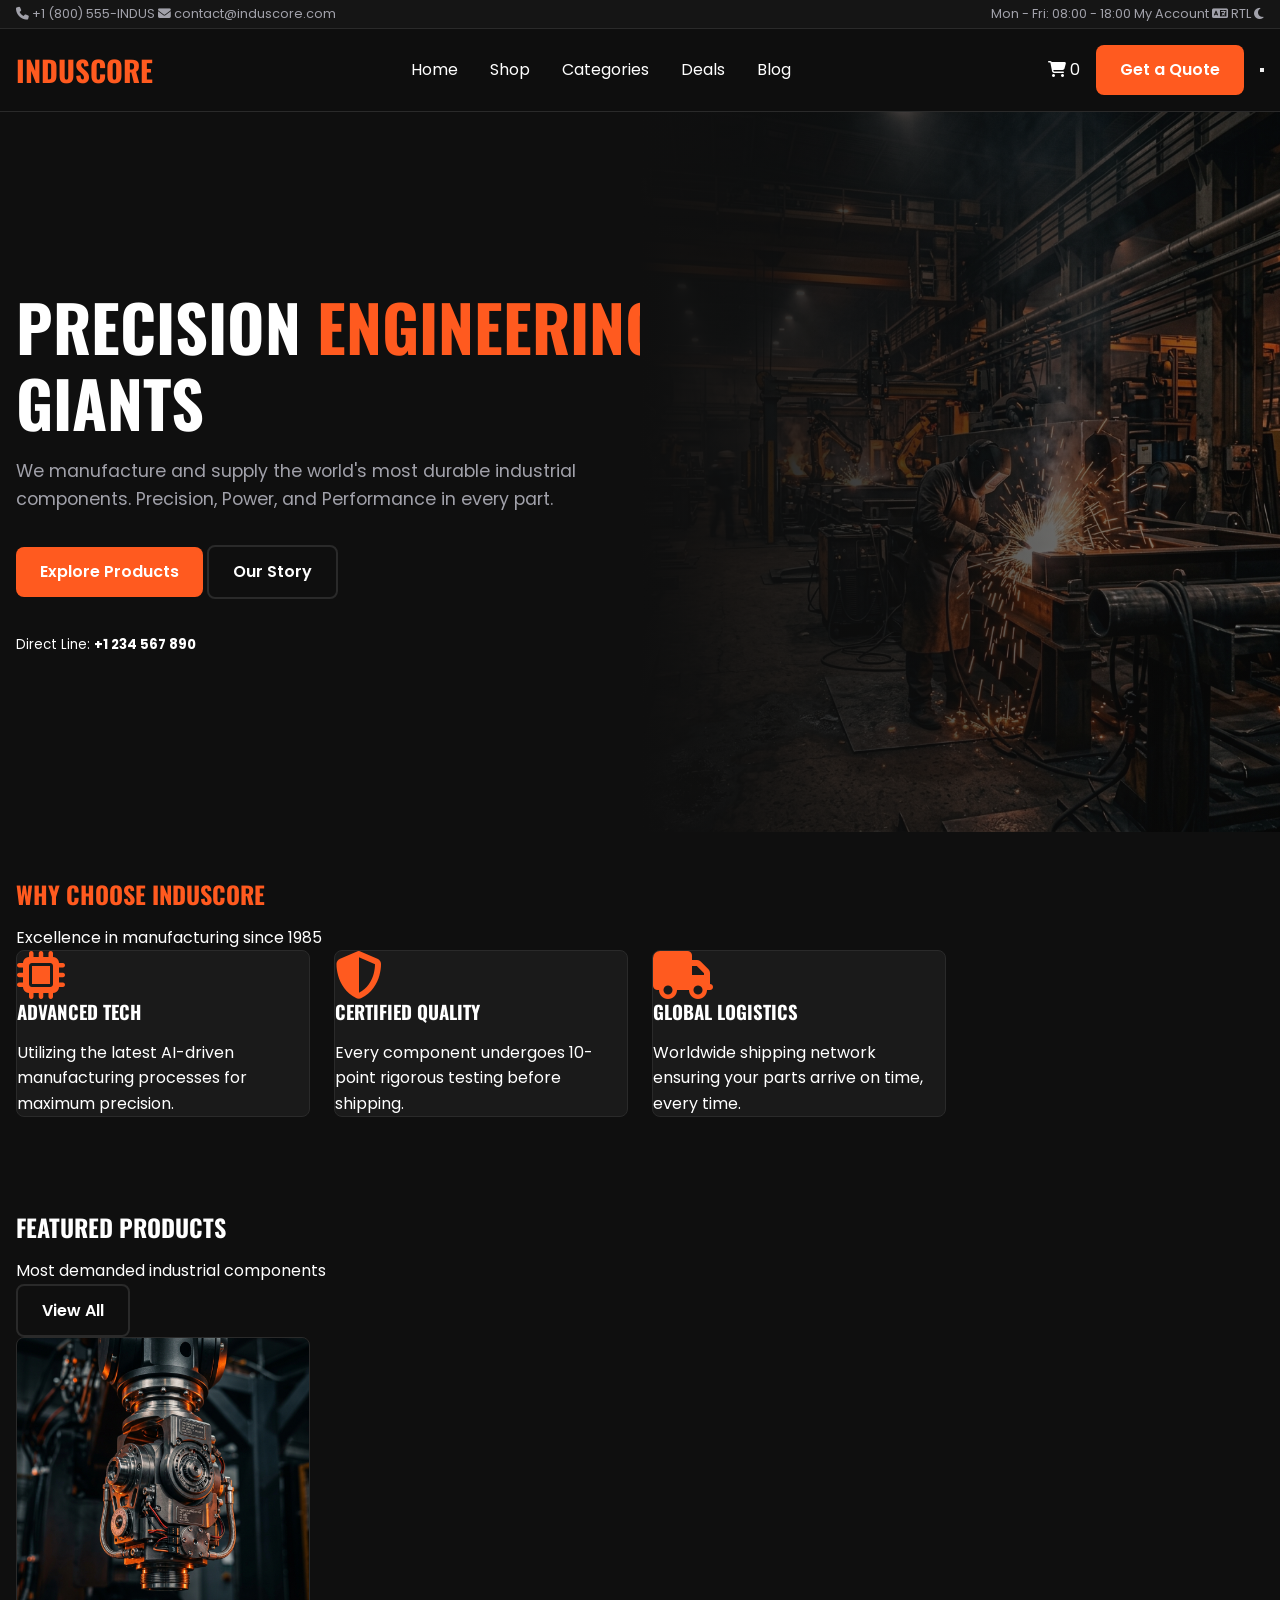
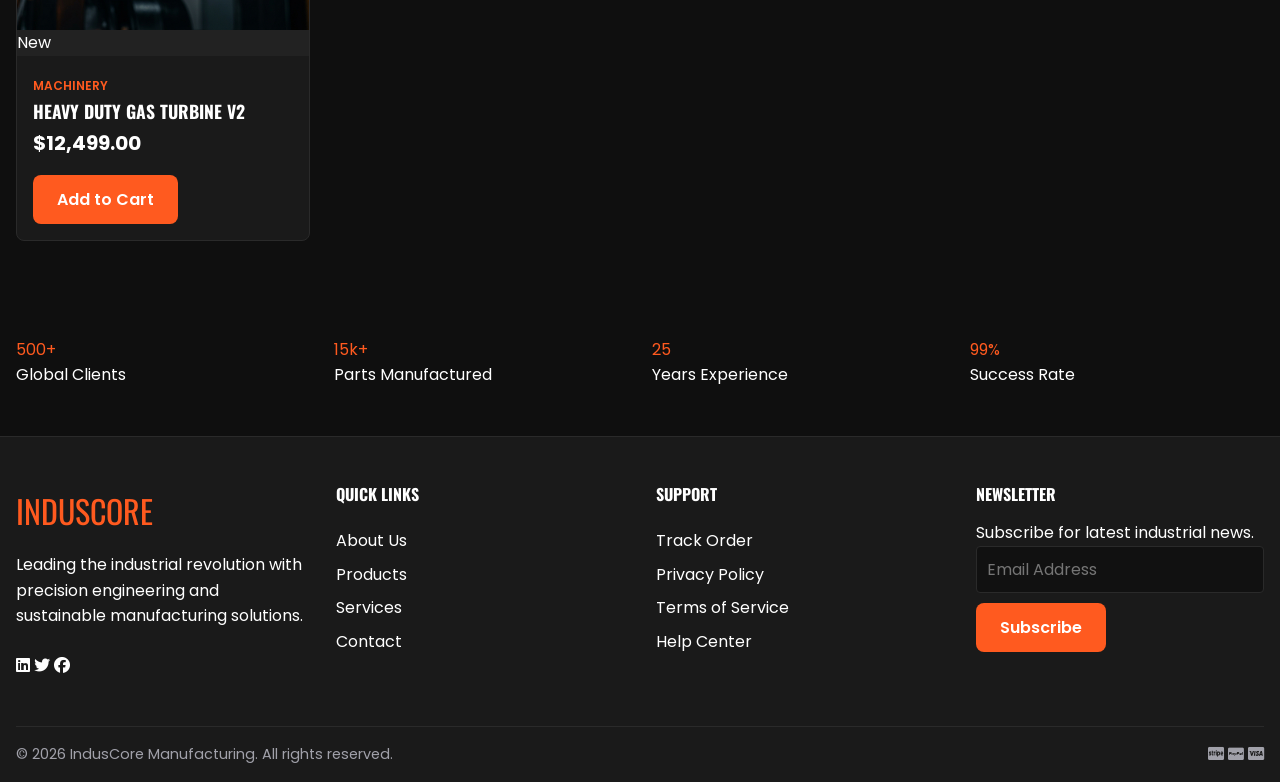
<file: pages/index.html>
<!DOCTYPE html>
<html lang="en" data-theme="dark">
<head>
    <meta charset="UTF-8">
    <meta name="viewport" content="width=device-width, initial-scale=1.0">
    <title>IndusCore | Premium Industrial Manufacturing & E-commerce</title>
    <meta name="description" content="IndusCore provides high-quality industrial components and manufacturing solutions. Shop our extensive catalog of precision machinery parts.">
    
    <!-- CSS Links -->
    <link rel="stylesheet" href="../assets/css/style.css">
    <link rel="stylesheet" href="../assets/css/dark-mode.css">
    
    <!-- Font Awesome for Icons -->
    <link rel="stylesheet" href="https://cdnjs.cloudflare.com/ajax/libs/font-awesome/6.4.0/css/all.min.css">

    <!-- Structured Data -->
    <script type="application/ld+json">
    {
      "@context": "https://schema.org",
      "@type": "Organization",
      "name": "IndusCore Manufacturing",
      "url": "https://www.induscore.com",
      "logo": "https://www.induscore.com/assets/images/logo.png",
      "contactPoint": {
        "@type": "ContactPoint",
        "telephone": "+1-800-555-4638",
        "contactType": "customer service"
      }
    }
    </script>
</head>
<body>

    <!-- Top Info Bar -->
    <div class="top-bar">
        <div class="container">
            <div class="contact-info">
                <span><i class="fas fa-phone"></i> +1 (800) 555-INDUS</span>
                <span class="ml-2"><i class="fas fa-envelope"></i> contact@induscore.com</span>
            </div>
            <div class="top-links">
                <span>Mon - Fri: 08:00 - 18:00</span>
                <a href="account.html" class="ml-2">My Account</a>
                <button id="rtl-toggle" class="ml-2" title="Toggle RTL" style="background:none; border:none; color:inherit; cursor:pointer;">
                    <i class="fas fa-language"></i> RTL
                </button>
                <button id="theme-toggle" class="ml-2" style="background:none; border:none; color:inherit; cursor:pointer;">
                    <i class="fas fa-moon"></i>
                </button>
            </div>
        </div>
    </div>

    <!-- Navbar -->
    <nav class="navbar">
        <div class="container">
            <a href="index.html" class="nav-logo">INDUS<span class="text-accent">CORE</span></a>
            
            <ul class="nav-links">
                <li><a href="index.html">Home</a></li>
                <li><a href="shop.html">Shop</a></li>
                <li><a href="services.html">Categories</a></li>
                <li><a href="shop.html?filter=deals">Deals</a></li>
                <li><a href="blog.html">Blog</a></li>
            </ul>

            <div class="nav-actions">
                <a href="cart.html"><i class="fas fa-shopping-cart"></i> <span class="cart-count">0</span></a>
                <a href="contact.html" class="btn btn-primary">Get a Quote</a>
                <button class="mobile-menu-btn d-none">
                    <span></span>
                </button>
            </div>
        </div>
    </nav>

    <!-- Hero Section -->
    <header class="hero">
        <div class="container">
            <div class="hero-content">
                <h1 class="hero-title">Precision <span>Engineering</span> For Industrial Giants</h1>
                <p class="hero-description">We manufacture and supply the world's most durable industrial components. Precision, Power, and Performance in every part.</p>
                <div class="hero-btns mt-4">
                    <a href="shop.html" class="btn btn-primary">Explore Products</a>
                    <a href="about.html" class="btn btn-outline ml-2">Our Story</a>
                </div>
                <div class="hero-contact mt-4">
                    <small>Direct Line: <strong>+1 234 567 890</strong></small>
                </div>
            </div>
        </div>
        <div class="hero-image" style="background-image: url('../assets/images/hero.png');"></div>
    </header>

    <!-- Features Section -->
    <section class="section-padding">
        <div class="container">
            <div class="section-header text-center mb-4">
                <h2 class="text-accent">Why Choose IndusCore</h2>
                <p class="text-secondary">Excellence in manufacturing since 1985</p>
            </div>
            <div class="product-grid">
                <div class="product-card p-4">
                    <i class="fas fa-microchip fa-3x text-accent mb-3"></i>
                    <h3>Advanced Tech</h3>
                    <p class="text-secondary">Utilizing the latest AI-driven manufacturing processes for maximum precision.</p>
                </div>
                <div class="product-card p-4">
                    <i class="fas fa-shield-alt fa-3x text-accent mb-3"></i>
                    <h3>Certified Quality</h3>
                    <p class="text-secondary">Every component undergoes 10-point rigorous testing before shipping.</p>
                </div>
                <div class="product-card p-4">
                    <i class="fas fa-truck fa-3x text-accent mb-3"></i>
                    <h3>Global Logistics</h3>
                    <p class="text-secondary">Worldwide shipping network ensuring your parts arrive on time, every time.</p>
                </div>
            </div>
        </div>
    </section>

    <!-- Featured Products -->
    <section class="section-padding bg-secondary">
        <div class="container">
            <div class="d-flex justify-between align-items-end mb-4">
                <div>
                    <h2 class="m-0">Featured <span>Products</span></h2>
                    <p class="text-secondary">Most demanded industrial components</p>
                </div>
                <a href="shop.html" class="btn btn-outline">View All</a>
            </div>
            
            <div class="product-grid">
                <!-- Product 1 -->
                <div class="product-card">
                    <div class="product-thumb">
                        <img src="../assets/images/product-1.png" alt="Heavy Duty Turbine">
                        <div class="product-badge">New</div>
                    </div>
                    <div class="product-info">
                        <span class="product-category">Machinery</span>
                        <h3 class="product-name"><a href="product.html">Heavy Duty Gas Turbine V2</a></h3>
                        <div class="product-price">$12,499.00</div>
                        <button class="btn btn-primary mt-2 w-full">Add to Cart</button>
                    </div>
                </div>
                <!-- Add more products as needed -->
            </div>
        </div>
    </section>

    <!-- Stats Section -->
    <section class="section-padding">
        <div class="container">
            <div class="product-grid text-center">
                <div class="stat-item">
                    <div class="h1 text-accent">500+</div>
                    <p>Global Clients</p>
                </div>
                <div class="stat-item">
                    <div class="h1 text-accent">15k+</div>
                    <p>Parts Manufactured</p>
                </div>
                <div class="stat-item">
                    <div class="h1 text-accent">25</div>
                    <p>Years Experience</p>
                </div>
                <div class="stat-item">
                    <div class="h1 text-accent">99%</div>
                    <p>Success Rate</p>
                </div>
            </div>
        </div>
    </section>

    <!-- Footer -->
    <footer class="footer">
        <div class="container">
            <div class="footer-grid">
                <div class="footer-brand">
                    <a href="#" class="logo">INDUSCORE</a>
                    <p class="text-secondary">Leading the industrial revolution with precision engineering and sustainable manufacturing solutions.</p>
                    <div class="social-links mt-3">
                        <a href="#"><i class="fab fa-linkedin"></i></a>
                        <a href="#"><i class="fab fa-twitter"></i></a>
                        <a href="#"><i class="fab fa-facebook"></i></a>
                    </div>
                </div>
                <div class="footer-links">
                    <h4>Quick Links</h4>
                    <ul>
                        <li><a href="about.html">About Us</a></li>
                        <li><a href="shop.html">Products</a></li>
                        <li><a href="services.html">Services</a></li>
                        <li><a href="contact.html">Contact</a></li>
                    </ul>
                </div>
                <div class="footer-links">
                    <h4>Support</h4>
                    <ul>
                        <li><a href="#">Track Order</a></li>
                        <li><a href="#">Privacy Policy</a></li>
                        <li><a href="#">Terms of Service</a></li>
                        <li><a href="#">Help Center</a></li>
                    </ul>
                </div>
                <div class="footer-newsletter">
                    <h4>Newsletter</h4>
                    <p class="text-secondary mb-2">Subscribe for latest industrial news.</p>
                    <form class="newsletter-form">
                        <input type="email" placeholder="Email Address" required style="width: 100%; padding: 10px; background: #111; border: 1px solid #2a2a2a; color: #fff; border-radius: 4px; margin-bottom: 10px;">
                        <button type="submit" class="btn btn-primary w-full">Subscribe</button>
                    </form>
                </div>
            </div>
            <div class="footer-bottom">
                <p>&copy; 2026 IndusCore Manufacturing. All rights reserved.</p>
                <div class="payment-icons">
                    <i class="fab fa-cc-stripe"></i>
                    <i class="fab fa-cc-paypal"></i>
                    <i class="fab fa-cc-visa"></i>
                </div>
            </div>
        </div>
    </footer>

    <script src="../assets/js/main.js"></script>
</body>
</html>
</file>
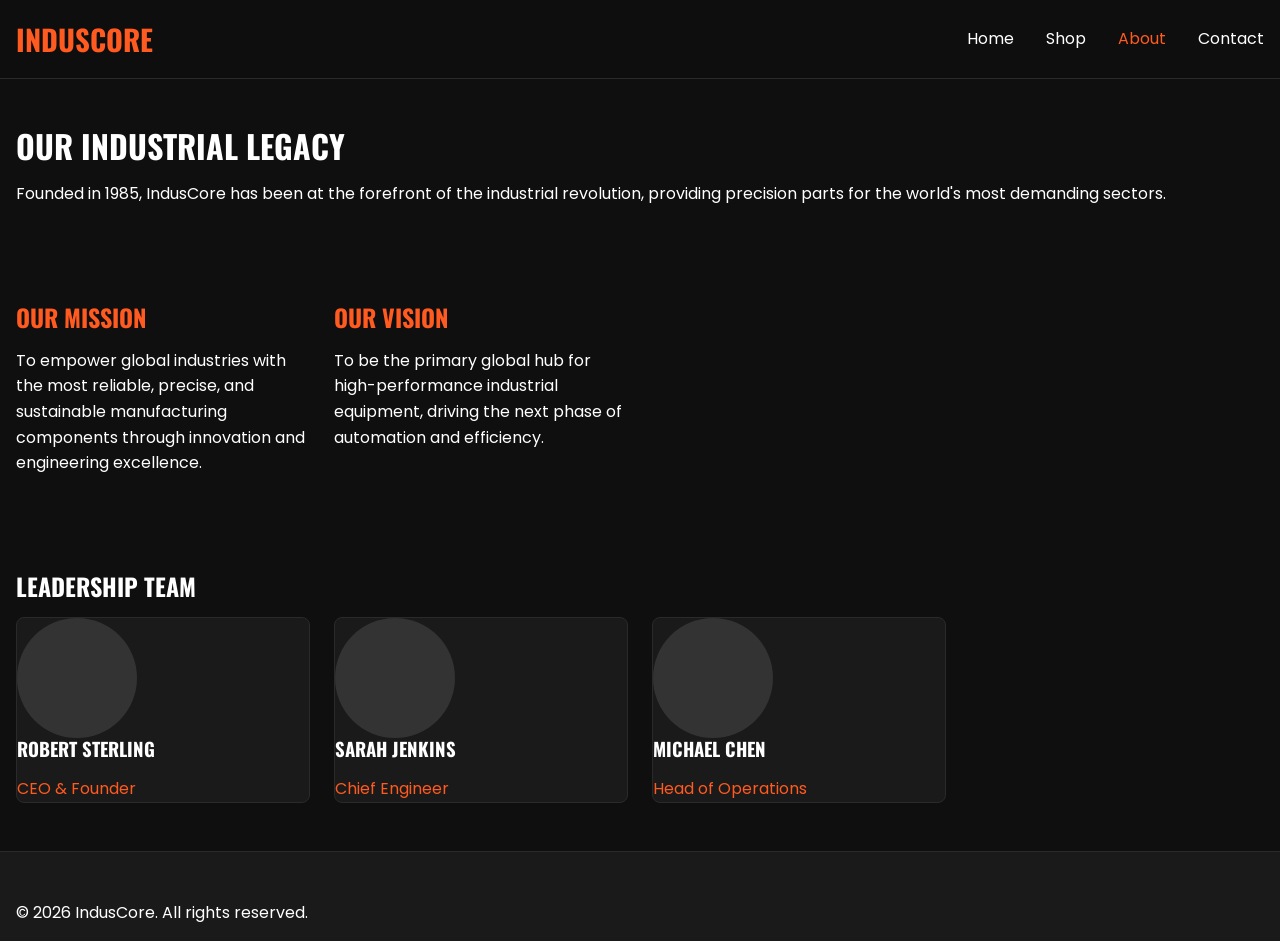
<file: pages/about.html>
<!DOCTYPE html>
<html lang="en" data-theme="dark">
<head>
    <meta charset="UTF-8">
    <meta name="viewport" content="width=device-width, initial-scale=1.0">
    <title>About Us | IndusCore Manufacturing</title>
    <link rel="stylesheet" href="../assets/css/style.css">
    <link rel="stylesheet" href="https://cdnjs.cloudflare.com/ajax/libs/font-awesome/6.4.0/css/all.min.css">
</head>
<body>
    <nav class="navbar">
        <div class="container">
            <a href="index.html" class="nav-logo">INDUS<span class="text-accent">CORE</span></a>
            <ul class="nav-links">
                <li><a href="index.html">Home</a></li>
                <li><a href="shop.html">Shop</a></li>
                <li><a href="about.html" class="text-accent">About</a></li>
                <li><a href="contact.html">Contact</a></li>
            </ul>
        </div>
    </nav>

    <header class="section-padding bg-secondary">
        <div class="container text-center">
            <h1>Our <span>Industrial</span> Legacy</h1>
            <p class="text-secondary max-w-600 mx-auto">Founded in 1985, IndusCore has been at the forefront of the industrial revolution, providing precision parts for the world's most demanding sectors.</p>
        </div>
    </header>

    <section class="section-padding">
        <div class="container">
            <div class="product-grid">
                <div>
                    <h2 class="text-accent">Our Mission</h2>
                    <p class="text-secondary">To empower global industries with the most reliable, precise, and sustainable manufacturing components through innovation and engineering excellence.</p>
                </div>
                <div>
                    <h2 class="text-accent">Our Vision</h2>
                    <p class="text-secondary">To be the primary global hub for high-performance industrial equipment, driving the next phase of automation and efficiency.</p>
                </div>
            </div>
        </div>
    </section>

    <section class="section-padding bg-secondary">
        <div class="container">
            <h2 class="text-center mb-5">Leadership <span>Team</span></h2>
            <div class="product-grid">
                <div class="product-card p-4 text-center">
                    <div class="avatar mx-auto mb-3" style="width: 120px; height: 120px; background: #333; border-radius: 50%;"></div>
                    <h3>Robert Sterling</h3>
                    <p class="text-accent">CEO & Founder</p>
                </div>
                <div class="product-card p-4 text-center">
                    <div class="avatar mx-auto mb-3" style="width: 120px; height: 120px; background: #333; border-radius: 50%;"></div>
                    <h3>Sarah Jenkins</h3>
                    <p class="text-accent">Chief Engineer</p>
                </div>
                <div class="product-card p-4 text-center">
                    <div class="avatar mx-auto mb-3" style="width: 120px; height: 120px; background: #333; border-radius: 50%;"></div>
                    <h3>Michael Chen</h3>
                    <p class="text-accent">Head of Operations</p>
                </div>
            </div>
        </div>
    </section>

    <footer class="footer">
        <div class="container">
            <p>&copy; 2026 IndusCore. All rights reserved.</p>
        </div>
    </footer>

    <script src="../assets/js/main.js"></script>
</body>
</html>
</file>
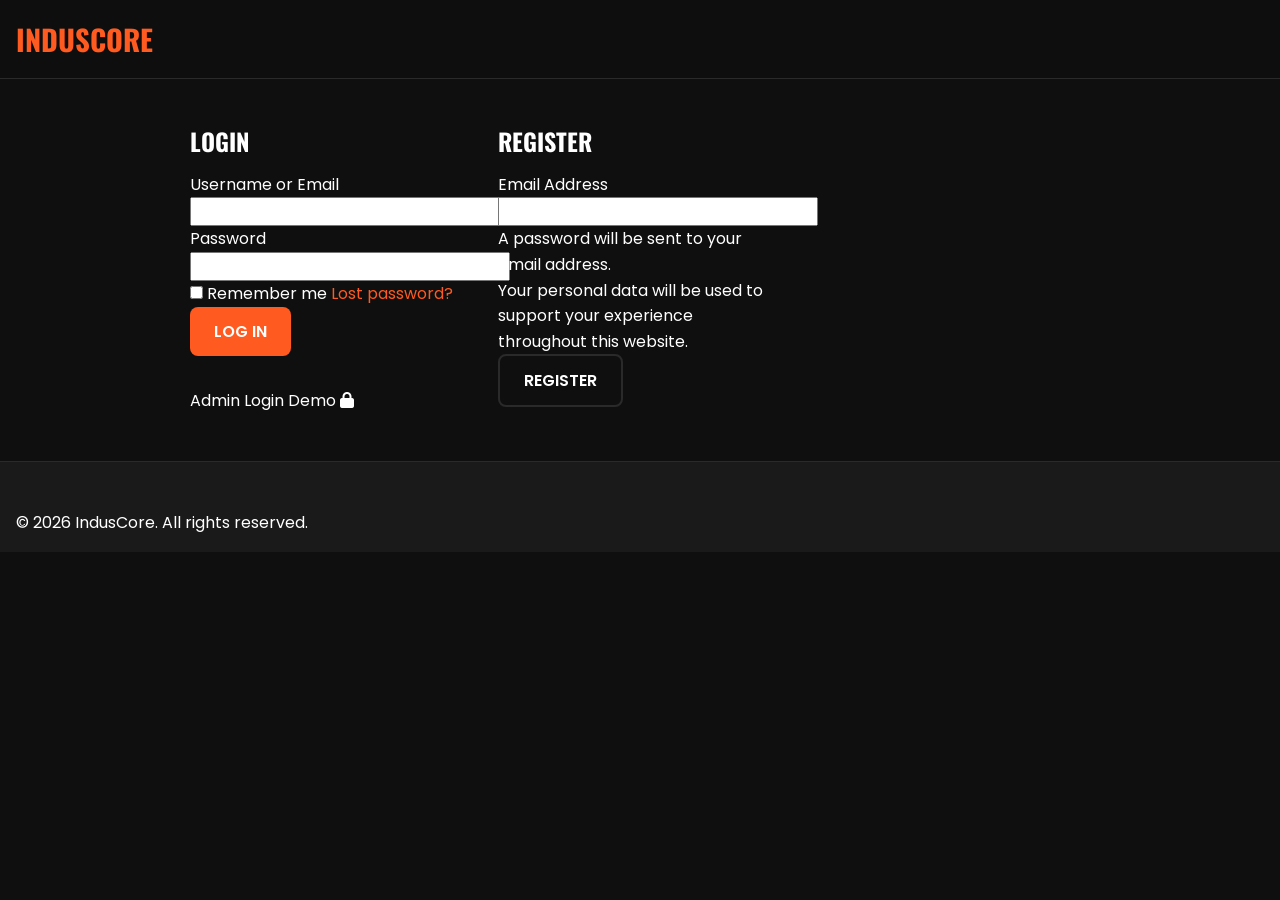
<file: pages/account.html>
<!DOCTYPE html>
<html lang="en" data-theme="dark">
<head>
    <meta charset="UTF-8">
    <meta name="viewport" content="width=device-width, initial-scale=1.0">
    <title>My Account | IndusCore</title>
    <link rel="stylesheet" href="../assets/css/style.css">
    <link rel="stylesheet" href="https://cdnjs.cloudflare.com/ajax/libs/font-awesome/6.4.0/css/all.min.css">
</head>
<body>
    <nav class="navbar">
        <div class="container">
            <a href="index.html" class="nav-logo">INDUS<span class="text-accent">CORE</span></a>
        </div>
    </nav>

    <main class="container section-padding" style="max-width: 900px;">
        <div class="product-grid">
            <!-- Login -->
            <div class="bg-secondary p-5 border-radius-md border-color">
                <h2 class="mb-4">Login</h2>
                <form action="user-dashboard.html">
                    <div class="form-group mb-3">
                        <label>Username or Email</label>
                        <input type="text" class="w-full p-3 bg-primary border-color text-primary" required>
                    </div>
                    <div class="form-group mb-3">
                        <label>Password</label>
                        <input type="password" class="w-full p-3 bg-primary border-color text-primary" required>
                    </div>
                    <div class="mb-4 d-flex justify-between align-items-center">
                        <label class="small"><input type="checkbox"> Remember me</label>
                        <a href="#" class="text-accent small">Lost password?</a>
                    </div>
                    <button type="submit" class="btn btn-primary w-full">LOG IN</button>
                </form>
                <div class="mt-4 text-center">
                    <a href="admin-dashboard.html" class="text-secondary small">Admin Login Demo <i class="fas fa-lock"></i></a>
                </div>
            </div>

            <!-- Register -->
            <div class="bg-secondary p-5 border-radius-md border-color">
                <h2 class="mb-4">Register</h2>
                <form action="user-dashboard.html">
                    <div class="form-group mb-3">
                        <label>Email Address</label>
                        <input type="email" class="w-full p-3 bg-primary border-color text-primary" required>
                    </div>
                    <p class="text-secondary small mb-4">A password will be sent to your email address.</p>
                    <p class="text-secondary small mb-4">Your personal data will be used to support your experience throughout this website.</p>
                    <button type="submit" class="btn btn-outline w-full">REGISTER</button>
                </form>
            </div>
        </div>
    </main>

    <footer class="footer">
        <div class="container">
            <p>&copy; 2026 IndusCore. All rights reserved.</p>
        </div>
    </footer>

    <script src="../assets/js/main.js"></script>
</body>
</html>
</file>
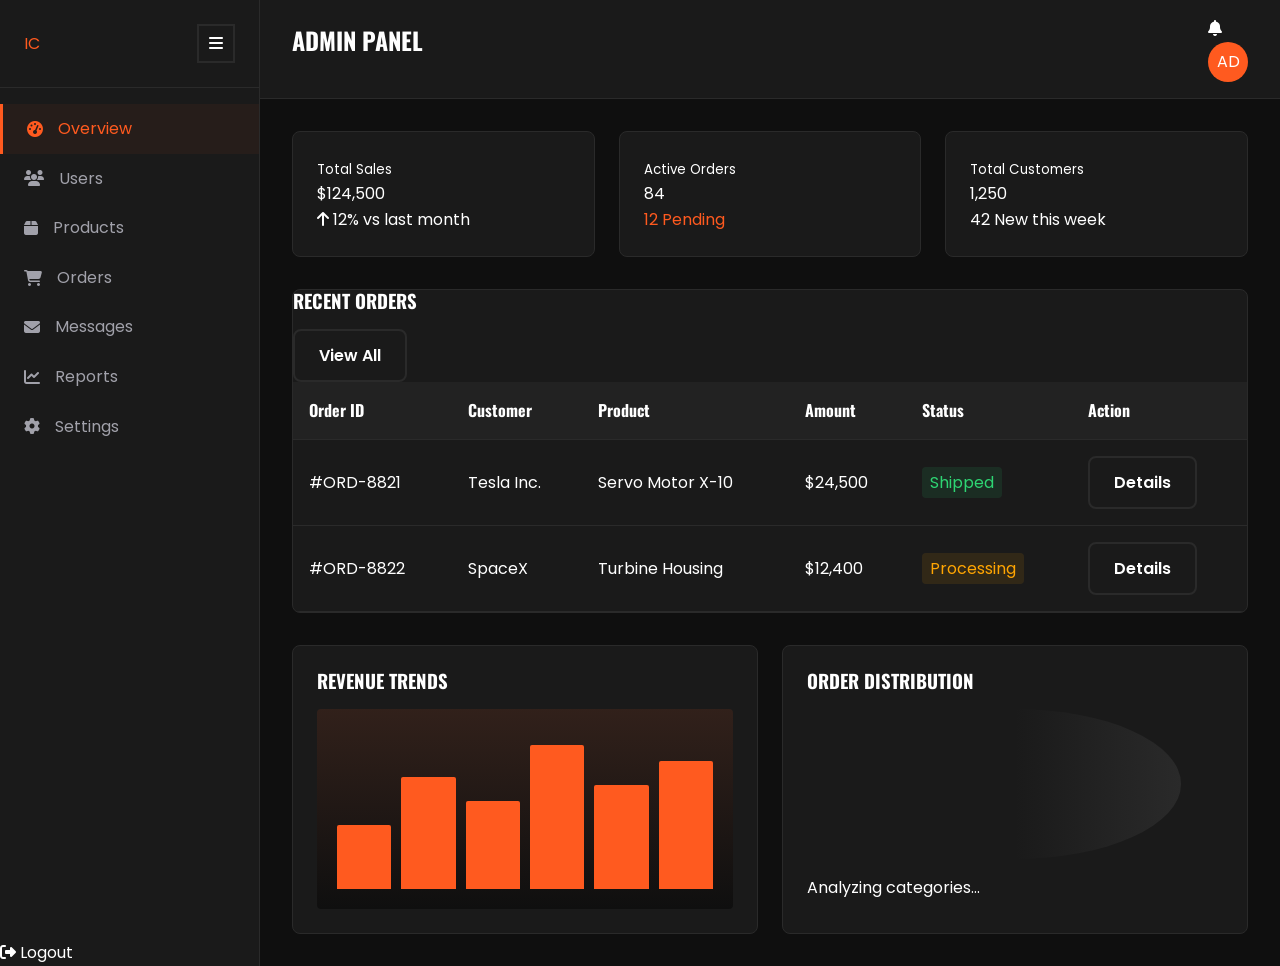
<file: pages/admin-dashboard.html>
<!DOCTYPE html>
<html lang="en" data-theme="dark">
<head>
    <meta charset="UTF-8">
    <meta name="viewport" content="width=device-width, initial-scale=1.0">
    <title>Admin Dashboard | IndusCore</title>
    <link rel="stylesheet" href="../assets/css/style.css">
    <link rel="stylesheet" href="https://cdnjs.cloudflare.com/ajax/libs/font-awesome/6.4.0/css/all.min.css">
    <style>
        body { display: flex; min-height: 100vh; overflow: hidden; }
        .sidebar {
            width: 260px;
            background: var(--bg-secondary);
            border-right: 1px solid var(--border-color);
            display: flex;
            flex-direction: column;
            transition: var(--transition-normal);
        }
        .sidebar.collapsed { width: 80px; }
        .sidebar-header {
            padding: var(--space-lg);
            border-bottom: 1px solid var(--border-color);
            display: flex;
            align-items: center;
            justify-content: space-between;
        }
        .sidebar-menu {
            flex: 1;
            padding: var(--space-md) 0;
        }
        .menu-item {
            display: flex;
            align-items: center;
            padding: 12px 24px;
            color: var(--text-secondary);
            gap: 15px;
            cursor: pointer;
            transition: var(--transition-fast);
        }
        .menu-item:hover, .menu-item.active {
            color: var(--accent-primary);
            background: rgba(255, 90, 31, 0.05);
            border-left: 3px solid var(--accent-primary);
        }
        .main-content {
            flex: 1;
            overflow-y: auto;
            background: var(--bg-primary);
        }
        .dash-header {
            padding: var(--space-md) var(--space-xl);
            background: var(--bg-secondary);
            border-bottom: 1px solid var(--border-color);
            display: flex;
            justify-content: space-between;
            align-items: center;
            position: sticky;
            top: 0;
            z-index: 100;
        }
        .dash-body { padding: var(--space-xl); }
        .stats-grid {
            display: grid;
            grid-template-columns: repeat(auto-fit, minmax(240px, 1fr));
            gap: var(--space-lg);
            margin-bottom: var(--space-xl);
        }
        .stat-card {
            background: var(--bg-secondary);
            padding: var(--space-lg);
            border-radius: var(--radius-md);
            border: 1px solid var(--border-color);
        }
        .chart-placeholder {
            height: 200px;
            background: linear-gradient(0deg, var(--bg-primary) 0%, rgba(255, 90, 31, 0.1) 100%);
            border-radius: var(--radius-sm);
            display: flex;
            align-items: flex-end;
            padding: 20px;
            gap: 10px;
            overflow: hidden;
        }
        .chart-bar {
            flex: 1;
            background: var(--accent-primary);
            border-radius: 2px 2px 0 0;
            transition: height 1s ease;
        }
        .skeleton-row {
            height: 20px;
            margin-bottom: 10px;
            border-radius: 4px;
        }
        .table-container {
            background: var(--bg-secondary);
            border-radius: var(--radius-md);
            border: 1px solid var(--border-color);
            overflow: hidden;
        }
        table {
            width: 100%;
            border-collapse: collapse;
        }
        th, td {
            padding: var(--space-md);
            text-align: left;
            border-bottom: 1px solid var(--border-color);
        }
        th { background: #222; font-family: 'Oswald', sans-serif; }
    </style>
</head>
<body>

    <!-- Sidebar -->
    <aside class="sidebar">
        <div class="sidebar-header">
            <span class="logo text-accent font-bold h3 m-0">IC</span>
            <button class="sidebar-toggle btn-outline" style="padding: 5px 10px;"><i class="fas fa-bars"></i></button>
        </div>
        <nav class="sidebar-menu">
            <div class="menu-item active"><i class="fas fa-tachometer-alt"></i> <span>Overview</span></div>
            <div class="menu-item"><i class="fas fa-users"></i> <span>Users</span></div>
            <div class="menu-item"><i class="fas fa-box"></i> <span>Products</span></div>
            <div class="menu-item"><i class="fas fa-shopping-cart"></i> <span>Orders</span></div>
            <div class="menu-item"><i class="fas fa-envelope"></i> <span>Messages</span></div>
            <div class="menu-item"><i class="fas fa-chart-line"></i> <span>Reports</span></div>
            <div class="menu-item"><i class="fas fa-cog"></i> <span>Settings</span></div>
        </nav>
        <div class="sidebar-footer p-4 border-top">
            <a href="index.html" class="text-secondary"><i class="fas fa-sign-out-alt"></i> Logout</a>
        </div>
    </aside>

    <!-- Main Content -->
    <main class="main-content">
        <header class="dash-header">
            <h2 class="m-0">Admin <span>Panel</span></h2>
            <div class="user-profile d-flex align-items-center gap-3">
                <div class="notifications-btn" style="cursor:pointer;"><i class="fas fa-bell"></i></div>
                <div class="avatar" style="width: 40px; height: 40px; background: var(--accent-primary); border-radius: 50%; display: flex; align-items: center; justify-content: center;">AD</div>
            </div>
        </header>

        <div class="dash-body">
            <div class="stats-grid">
                <div class="stat-card">
                    <small class="text-secondary">Total Sales</small>
                    <div class="h2">$124,500</div>
                    <div class="text-success"><i class="fas fa-arrow-up"></i> 12% vs last month</div>
                </div>
                <div class="stat-card">
                    <small class="text-secondary">Active Orders</small>
                    <div class="h2">84</div>
                    <div class="text-accent">12 Pending</div>
                </div>
                <div class="stat-card">
                    <small class="text-secondary">Total Customers</small>
                    <div class="h2">1,250</div>
                    <div class="text-secondary">42 New this week</div>
                </div>
            </div>

            <div class="table-container">
                <div class="p-4 d-flex justify-between align-items-center">
                    <h3 class="m-0">Recent Orders</h3>
                    <button class="btn btn-outline">View All</button>
                </div>
                <table>
                    <thead>
                        <tr>
                            <th>Order ID</th>
                            <th>Customer</th>
                            <th>Product</th>
                            <th>Amount</th>
                            <th>Status</th>
                            <th>Action</th>
                        </tr>
                    </thead>
                    <tbody>
                        <tr>
                            <td>#ORD-8821</td>
                            <td>Tesla Inc.</td>
                            <td>Servo Motor X-10</td>
                            <td>$24,500</td>
                            <td><span class="badge" style="background: rgba(46, 213, 115, 0.1); color: #2ed573; padding: 4px 8px; border-radius: 4px;">Shipped</span></td>
                            <td><button class="btn btn-outline btn-sm">Details</button></td>
                        </tr>
                        <tr>
                            <td>#ORD-8822</td>
                            <td>SpaceX</td>
                            <td>Turbine Housing</td>
                            <td>$12,400</td>
                            <td><span class="badge" style="background: rgba(255, 165, 2, 0.1); color: #ffa502; padding: 4px 8px; border-radius: 4px;">Processing</span></td>
                            <td><button class="btn btn-outline btn-sm">Details</button></td>
                        </tr>
                        <!-- Skeleton Loading State Example -->
                        <tr class="skeleton-state" style="display: none;">
                            <td><div class="skeleton-row skeleton"></div></td>
                            <td><div class="skeleton-row skeleton"></div></td>
                            <td><div class="skeleton-row skeleton"></div></td>
                            <td><div class="skeleton-row skeleton"></div></td>
                            <td><div class="skeleton-row skeleton"></div></td>
                            <td><div class="skeleton-row skeleton"></div></td>
                        </tr>
                    </tbody>
                </table>
            </div>

            <div class="mt-4 grid grid-cols-2 gap-4" style="display: grid; grid-template-columns: 1fr 1fr; gap: 24px;">
                <div class="stat-card">
                    <h3>Revenue <span>Trends</span></h3>
                    <div class="chart-placeholder">
                        <div class="chart-bar" style="height: 40%;"></div>
                        <div class="chart-bar" style="height: 70%;"></div>
                        <div class="chart-bar" style="height: 55%;"></div>
                        <div class="chart-bar" style="height: 90%;"></div>
                        <div class="chart-bar" style="height: 65%;"></div>
                        <div class="chart-bar" style="height: 80%;"></div>
                    </div>
                </div>
                <div class="stat-card">
                    <h3>Order <span>Distribution</span></h3>
                    <div class="p-4 text-center">
                        <div class="skeleton skeleton-row" style="width: 80%; height: 150px; border-radius: 50%; margin: 0 auto;"></div>
                        <p class="mt-2 text-secondary">Analyzing categories...</p>
                    </div>
                </div>
            </div>
        </div>
    </main>

    <script src="../assets/js/main.js"></script>
    <script src="../assets/js/dashboard.js"></script>
</body>
</html>
</file>
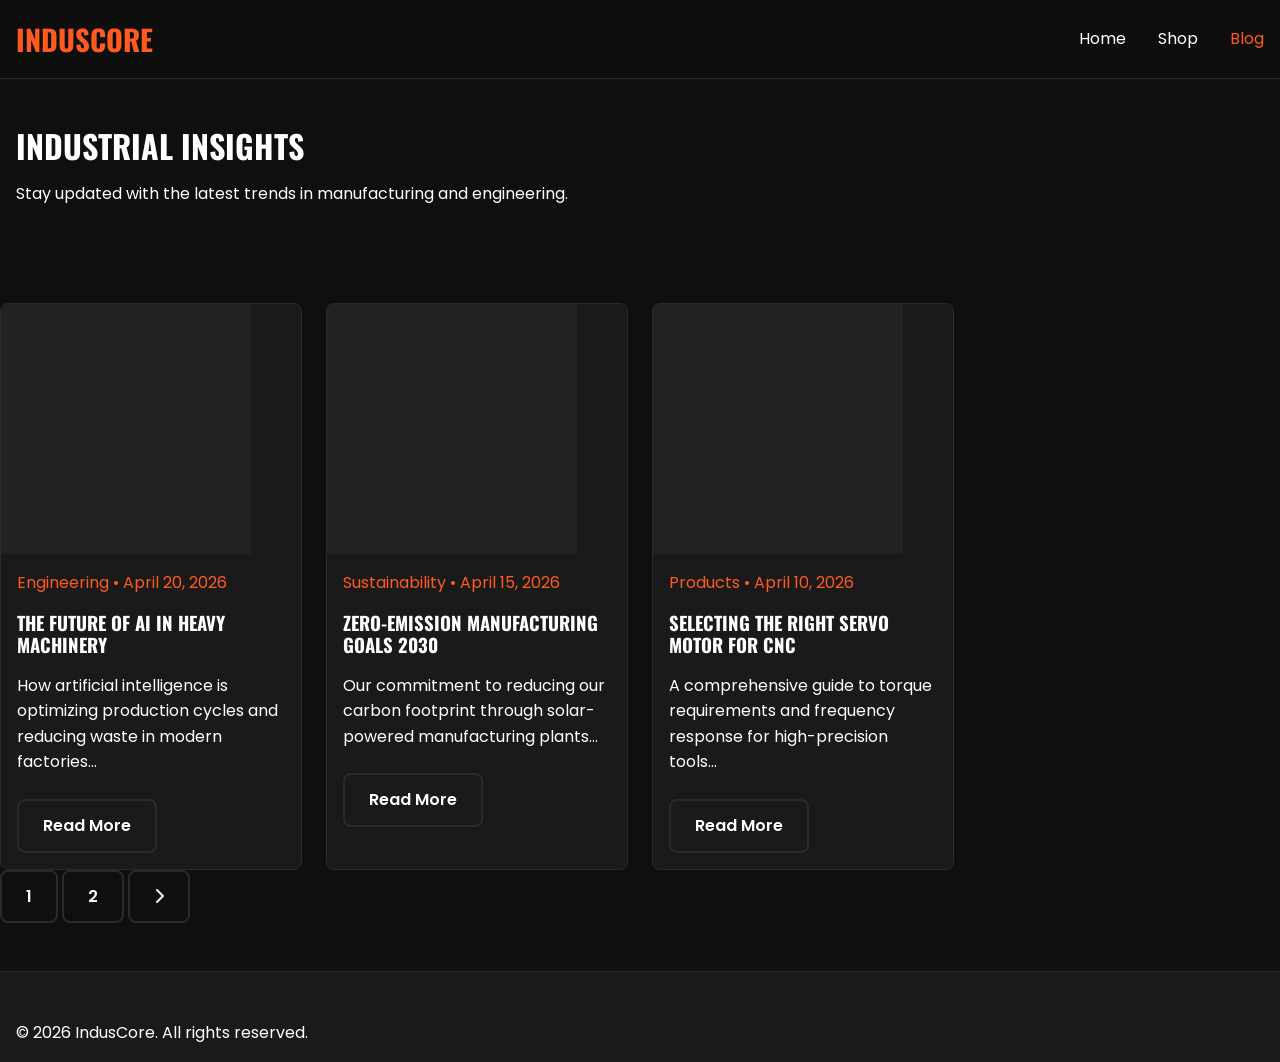
<file: pages/blog.html>
<!DOCTYPE html>
<html lang="en" data-theme="dark">
<head>
    <meta charset="UTF-8">
    <meta name="viewport" content="width=device-width, initial-scale=1.0">
    <title>Industrial Insights Blog | IndusCore</title>
    <link rel="stylesheet" href="../assets/css/style.css">
    <link rel="stylesheet" href="https://cdnjs.cloudflare.com/ajax/libs/font-awesome/6.4.0/css/all.min.css">
</head>
<body>
    <nav class="navbar">
        <div class="container">
            <a href="index.html" class="nav-logo">INDUS<span class="text-accent">CORE</span></a>
            <ul class="nav-links">
                <li><a href="index.html">Home</a></li>
                <li><a href="shop.html">Shop</a></li>
                <li><a href="blog.html" class="text-accent">Blog</a></li>
            </ul>
        </div>
    </nav>

    <header class="section-padding bg-secondary">
        <div class="container text-center">
            <h1>Industrial <span>Insights</span></h1>
            <p class="text-secondary">Stay updated with the latest trends in manufacturing and engineering.</p>
        </div>
    </header>

    <main class="container section-padding">
        <div class="product-grid">
            <!-- Blog Post 1 -->
            <article class="product-card">
                <div class="product-thumb" style="height: 250px; background: #222;"></div>
                <div class="product-info">
                    <span class="text-accent small">Engineering • April 20, 2026</span>
                    <h3 class="mt-2"><a href="#">The Future of AI in Heavy Machinery</a></h3>
                    <p class="text-secondary small mt-2">How artificial intelligence is optimizing production cycles and reducing waste in modern factories...</p>
                    <a href="#" class="btn btn-outline btn-sm mt-3">Read More</a>
                </div>
            </article>

            <!-- Blog Post 2 -->
            <article class="product-card">
                <div class="product-thumb" style="height: 250px; background: #222;"></div>
                <div class="product-info">
                    <span class="text-accent small">Sustainability • April 15, 2026</span>
                    <h3 class="mt-2"><a href="#">Zero-Emission Manufacturing Goals 2030</a></h3>
                    <p class="text-secondary small mt-2">Our commitment to reducing our carbon footprint through solar-powered manufacturing plants...</p>
                    <a href="#" class="btn btn-outline btn-sm mt-3">Read More</a>
                </div>
            </article>

            <!-- Blog Post 3 -->
            <article class="product-card">
                <div class="product-thumb" style="height: 250px; background: #222;"></div>
                <div class="product-info">
                    <span class="text-accent small">Products • April 10, 2026</span>
                    <h3 class="mt-2"><a href="#">Selecting the Right Servo Motor for CNC</a></h3>
                    <p class="text-secondary small mt-2">A comprehensive guide to torque requirements and frequency response for high-precision tools...</p>
                    <a href="#" class="btn btn-outline btn-sm mt-3">Read More</a>
                </div>
            </article>
        </div>

        <!-- Pagination -->
        <div class="pagination mt-xxl d-flex justify-center gap-2">
            <a href="#" class="btn btn-outline active">1</a>
            <a href="#" class="btn btn-outline">2</a>
            <a href="#" class="btn btn-outline"><i class="fas fa-chevron-right"></i></a>
        </div>
    </main>

    <footer class="footer">
        <div class="container">
            <p>&copy; 2026 IndusCore. All rights reserved.</p>
        </div>
    </footer>

    <script src="../assets/js/main.js"></script>
</body>
</html>
</file>
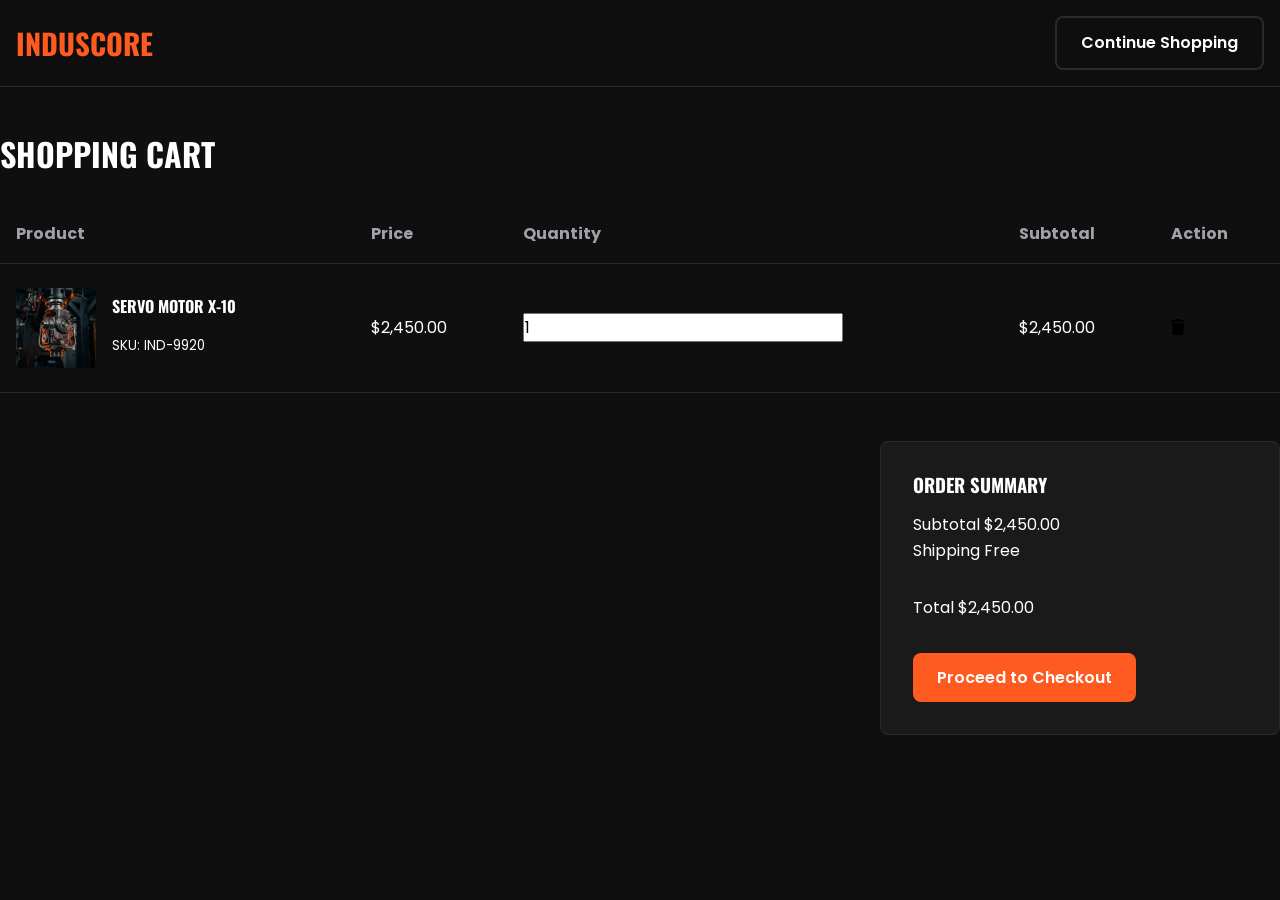
<file: pages/cart.html>
<!DOCTYPE html>
<html lang="en" data-theme="dark">
<head>
    <meta charset="UTF-8">
    <meta name="viewport" content="width=device-width, initial-scale=1.0">
    <title>Your Cart | IndusCore</title>
    <link rel="stylesheet" href="../assets/css/style.css">
    <link rel="stylesheet" href="https://cdnjs.cloudflare.com/ajax/libs/font-awesome/6.4.0/css/all.min.css">
    <style>
        .cart-table { width: 100%; border-collapse: collapse; margin-top: var(--space-xl); }
        .cart-table th { text-align: left; padding: var(--space-md); border-bottom: 1px solid var(--border-color); color: var(--text-secondary); }
        .cart-table td { padding: var(--space-lg) var(--space-md); border-bottom: 1px solid var(--border-color); }
        .cart-product { display: flex; align-items: center; gap: var(--space-md); }
        .cart-product img { width: 80px; border-radius: var(--radius-sm); }
        .cart-summary {
            background: var(--bg-secondary);
            padding: var(--space-xl);
            border-radius: var(--radius-md);
            border: 1px solid var(--border-color);
            margin-top: var(--space-xxl);
            max-width: 400px;
            margin-left: auto;
        }
    </style>
</head>
<body>

    <nav class="navbar">
        <div class="container">
            <a href="index.html" class="nav-logo">INDUS<span class="text-accent">CORE</span></a>
            <div class="nav-actions">
                <a href="shop.html" class="btn btn-outline">Continue Shopping</a>
            </div>
        </div>
    </nav>

    <main class="container section-padding">
        <h1>Shopping <span>Cart</span></h1>
        
        <table class="cart-table">
            <thead>
                <tr>
                    <th>Product</th>
                    <th>Price</th>
                    <th>Quantity</th>
                    <th>Subtotal</th>
                    <th>Action</th>
                </tr>
            </thead>
            <tbody>
                <tr>
                    <td>
                        <div class="cart-product">
                            <img src="../assets/images/product-1.png" alt="Product">
                            <div>
                                <h4 class="m-0">Servo Motor X-10</h4>
                                <small class="text-secondary">SKU: IND-9920</small>
                            </div>
                        </div>
                    </td>
                    <td>$2,450.00</td>
                    <td><input type="number" value="1" class="p-2 bg-primary border-color text-primary w-20"></td>
                    <td>$2,450.00</td>
                    <td><button class="text-danger" style="background:none; border:none; cursor:pointer;"><i class="fas fa-trash"></i></button></td>
                </tr>
            </tbody>
        </table>

        <div class="cart-summary">
            <h3 class="mb-4">Order Summary</h3>
            <div class="d-flex justify-between mb-2">
                <span>Subtotal</span>
                <span>$2,450.00</span>
            </div>
            <div class="d-flex justify-between mb-2">
                <span>Shipping</span>
                <span class="text-success">Free</span>
            </div>
            <div class="d-flex justify-between h3 mt-4 pt-4 border-top">
                <span>Total</span>
                <span>$2,450.00</span>
            </div>
            <a href="checkout.html" class="btn btn-primary w-full mt-4">Proceed to Checkout</a>
        </div>
    </main>

    <script src="../assets/js/main.js"></script>
</body>
</html>
</file>
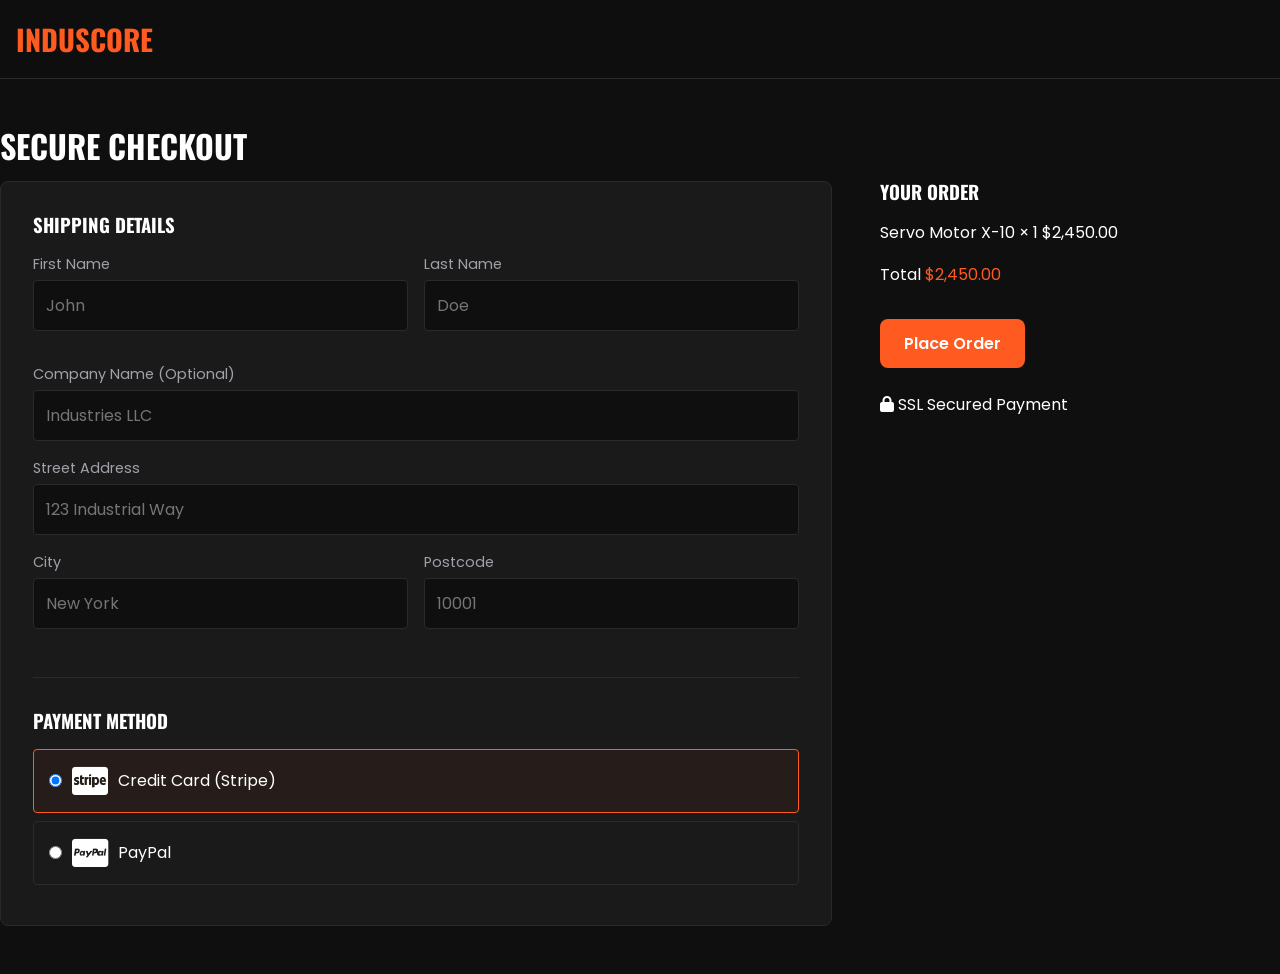
<file: pages/checkout.html>
<!DOCTYPE html>
<html lang="en" data-theme="dark">
<head>
    <meta charset="UTF-8">
    <meta name="viewport" content="width=device-width, initial-scale=1.0">
    <title>Checkout | IndusCore</title>
    <link rel="stylesheet" href="../assets/css/style.css">
    <link rel="stylesheet" href="https://cdnjs.cloudflare.com/ajax/libs/font-awesome/6.4.0/css/all.min.css">
    <style>
        .checkout-layout { display: grid; grid-template-columns: 1fr 400px; gap: var(--space-xxl); }
        .checkout-form { background: var(--bg-secondary); padding: var(--space-xl); border-radius: var(--radius-md); border: 1px solid var(--border-color); }
        .form-row { display: grid; grid-template-columns: 1fr 1fr; gap: var(--space-md); margin-bottom: var(--space-md); }
        .form-group { margin-bottom: var(--space-md); }
        .form-group label { display: block; margin-bottom: var(--space-xs); font-size: 0.9rem; color: var(--text-secondary); }
        .form-group input { width: 100%; padding: 12px; background: var(--bg-primary); border: 1px solid var(--border-color); color: var(--text-primary); border-radius: var(--radius-sm); }
        .payment-methods { margin-top: var(--space-xl); padding-top: var(--space-xl); border-top: 1px solid var(--border-color); }
        .method { display: flex; align-items: center; gap: 10px; padding: 15px; border: 1px solid var(--border-color); border-radius: var(--radius-sm); margin-bottom: var(--space-sm); cursor: pointer; }
        .method.active { border-color: var(--accent-primary); background: rgba(255, 90, 31, 0.05); }
    </style>
</head>
<body>

    <nav class="navbar">
        <div class="container">
            <a href="index.html" class="nav-logo">INDUS<span class="text-accent">CORE</span></a>
        </div>
    </nav>

    <main class="container section-padding">
        <h1>Secure <span>Checkout</span></h1>
        
        <div class="checkout-layout">
            <div class="checkout-form">
                <h3 class="mb-4">Shipping Details</h3>
                <div class="form-row">
                    <div class="form-group">
                        <label>First Name</label>
                        <input type="text" placeholder="John">
                    </div>
                    <div class="form-group">
                        <label>Last Name</label>
                        <input type="text" placeholder="Doe">
                    </div>
                </div>
                <div class="form-group">
                    <label>Company Name (Optional)</label>
                    <input type="text" placeholder="Industries LLC">
                </div>
                <div class="form-group">
                    <label>Street Address</label>
                    <input type="text" placeholder="123 Industrial Way">
                </div>
                <div class="form-row">
                    <div class="form-group">
                        <label>City</label>
                        <input type="text" placeholder="New York">
                    </div>
                    <div class="form-group">
                        <label>Postcode</label>
                        <input type="text" placeholder="10001">
                    </div>
                </div>

                <div class="payment-methods">
                    <h3 class="mb-4">Payment Method</h3>
                    <div class="method active">
                        <input type="radio" name="payment" checked>
                        <i class="fab fa-cc-stripe fa-2x"></i>
                        <span>Credit Card (Stripe)</span>
                    </div>
                    <div class="method">
                        <input type="radio" name="payment">
                        <i class="fab fa-cc-paypal fa-2x"></i>
                        <span>PayPal</span>
                    </div>
                </div>
            </div>

            <aside>
                <div class="stat-card">
                    <h3 class="mb-4">Your Order</h3>
                    <div class="d-flex justify-between mb-2">
                        <span>Servo Motor X-10 × 1</span>
                        <span>$2,450.00</span>
                    </div>
                    <div class="border-top pt-2 mt-2">
                        <div class="d-flex justify-between h4">
                            <span>Total</span>
                            <span class="text-accent">$2,450.00</span>
                        </div>
                    </div>
                    <button class="btn btn-primary w-full mt-4">Place Order</button>
                    <p class="text-center text-secondary small mt-3"><i class="fas fa-lock"></i> SSL Secured Payment</p>
                </div>
            </aside>
        </div>
    </main>

    <script src="../assets/js/main.js"></script>
</body>
</html>
</file>
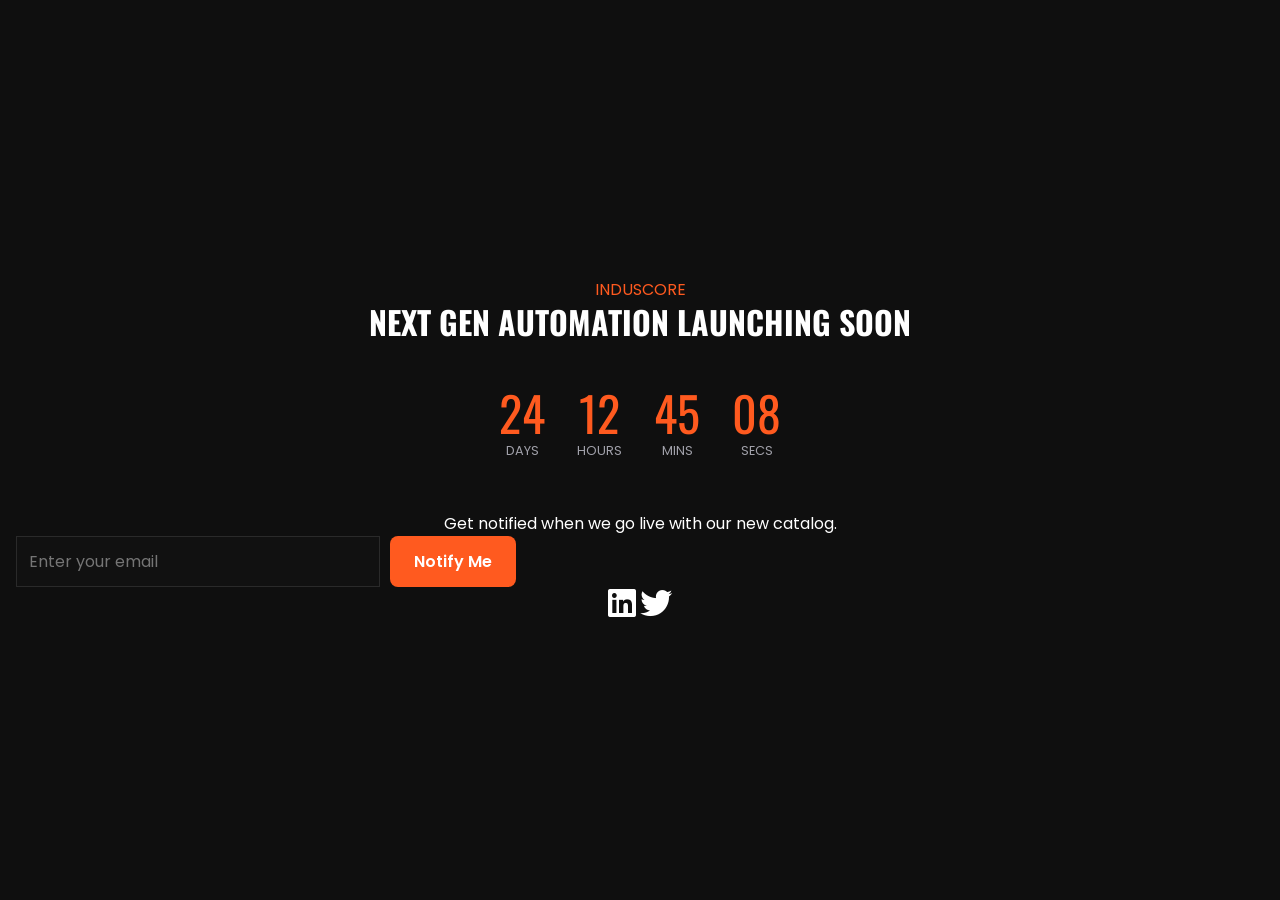
<file: pages/coming-soon.html>
<!DOCTYPE html>
<html lang="en" data-theme="dark">
<head>
    <meta charset="UTF-8">
    <meta name="viewport" content="width=device-width, initial-scale=1.0">
    <title>Coming Soon | IndusCore</title>
    <link rel="stylesheet" href="../assets/css/style.css">
    <link rel="stylesheet" href="https://cdnjs.cloudflare.com/ajax/libs/font-awesome/6.4.0/css/all.min.css">
    <style>
        .countdown { display: flex; justify-content: center; gap: var(--space-xl); margin: var(--space-xxl) 0; }
        .countdown-item { text-align: center; }
        .countdown-item div { font-size: 3rem; font-family: 'Oswald', sans-serif; color: var(--accent-primary); line-height: 1; }
        .countdown-item span { text-transform: uppercase; font-size: 0.8rem; color: var(--text-secondary); }
    </style>
</head>
<body style="display: flex; align-items: center; justify-content: center; min-height: 100vh; text-align: center;">
    <div class="container">
        <div class="logo text-accent font-bold h2 mb-4">INDUSCORE</div>
        <h1>Next Gen <span>Automation</span> Launching Soon</h1>
        
        <div class="countdown">
            <div class="countdown-item"><div>24</div><span>Days</span></div>
            <div class="countdown-item"><div>12</div><span>Hours</span></div>
            <div class="countdown-item"><div>45</div><span>Mins</span></div>
            <div class="countdown-item"><div>08</div><span>Secs</span></div>
        </div>

        <p class="text-secondary mb-4">Get notified when we go live with our new catalog.</p>
        <form class="newsletter-form mx-auto" style="max-width: 500px; display: flex; gap: 10px;">
            <input type="email" placeholder="Enter your email" required style="flex: 1; padding: 12px; background: #111; border: 1px solid #2a2a2a; color: #fff;">
            <button type="submit" class="btn btn-primary">Notify Me</button>
        </form>

        <div class="social-links mt-xxl">
            <a href="#" class="mr-3"><i class="fab fa-linkedin fa-2x"></i></a>
            <a href="#" class="mr-3"><i class="fab fa-twitter fa-2x"></i></a>
        </div>
    </div>
</body>
</html>
</file>
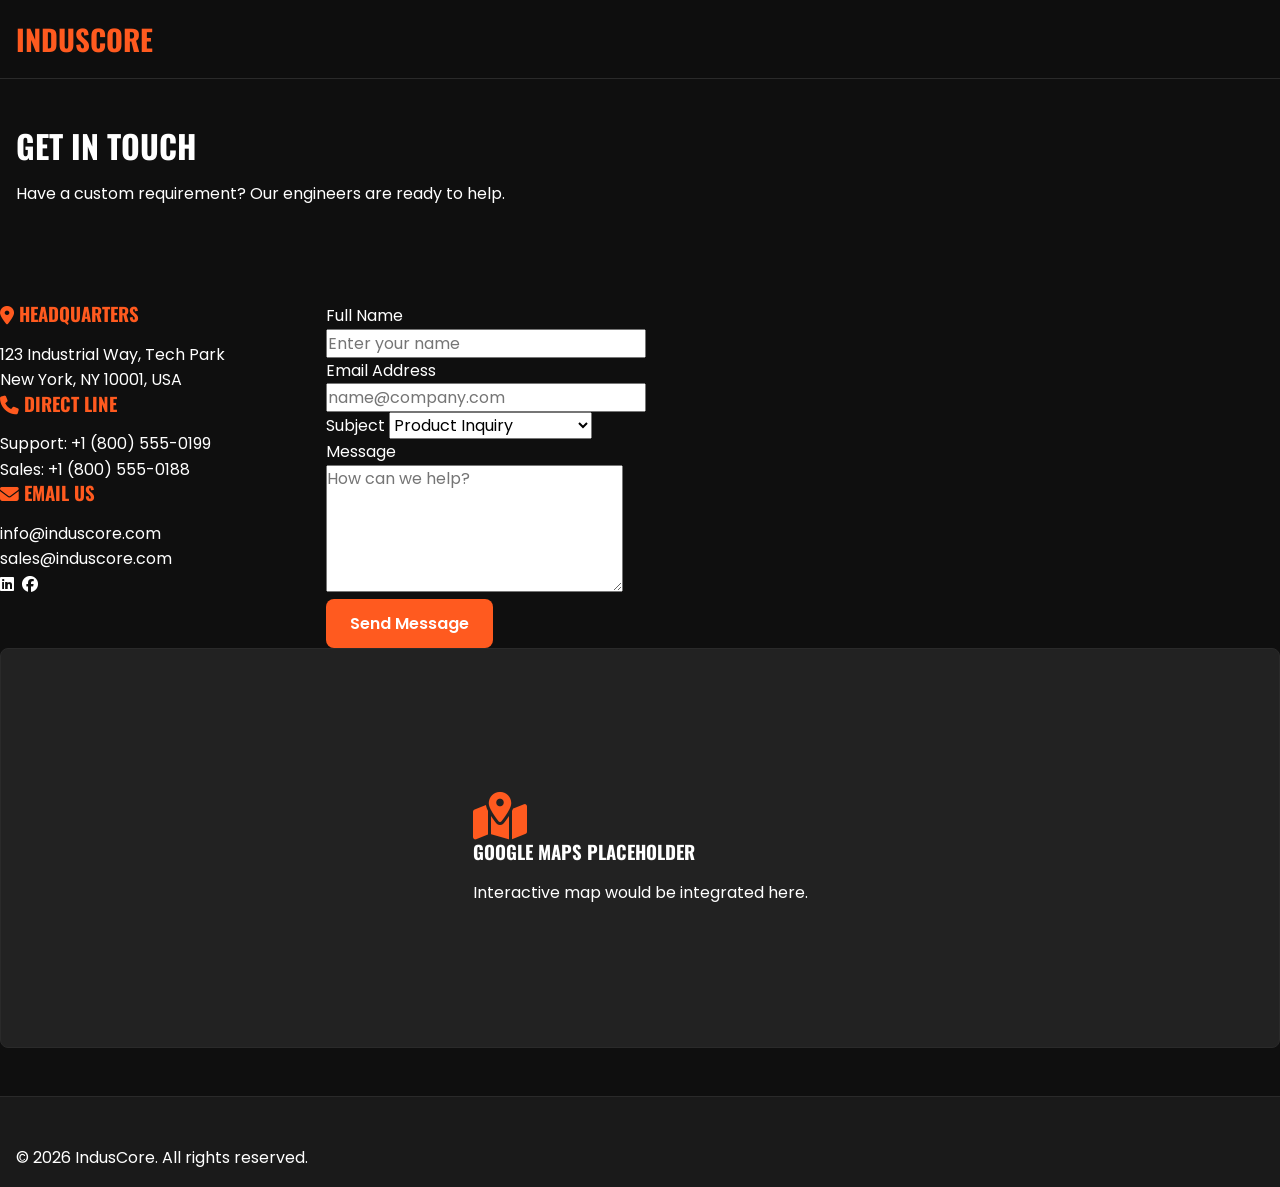
<file: pages/contact.html>
<!DOCTYPE html>
<html lang="en" data-theme="dark">
<head>
    <meta charset="UTF-8">
    <meta name="viewport" content="width=device-width, initial-scale=1.0">
    <title>Contact Us | IndusCore</title>
    <link rel="stylesheet" href="../assets/css/style.css">
    <link rel="stylesheet" href="https://cdnjs.cloudflare.com/ajax/libs/font-awesome/6.4.0/css/all.min.css">
</head>
<body>
    <nav class="navbar">
        <div class="container">
            <a href="index.html" class="nav-logo">INDUS<span class="text-accent">CORE</span></a>
        </div>
    </nav>

    <header class="section-padding bg-secondary">
        <div class="container text-center">
            <h1>Get In <span>Touch</span></h1>
            <p class="text-secondary">Have a custom requirement? Our engineers are ready to help.</p>
        </div>
    </header>

    <main class="container section-padding">
        <div class="product-grid">
            <!-- Contact Details -->
            <div class="contact-details">
                <div class="stat-card mb-4">
                    <h3 class="text-accent"><i class="fas fa-map-marker-alt"></i> Headquarters</h3>
                    <p>123 Industrial Way, Tech Park<br>New York, NY 10001, USA</p>
                </div>
                <div class="stat-card mb-4">
                    <h3 class="text-accent"><i class="fas fa-phone"></i> Direct Line</h3>
                    <p>Support: +1 (800) 555-0199<br>Sales: +1 (800) 555-0188</p>
                </div>
                <div class="stat-card mb-4">
                    <h3 class="text-accent"><i class="fas fa-envelope"></i> Email Us</h3>
                    <p>info@induscore.com<br>sales@induscore.com</p>
                </div>
                <div class="social-links h2">
                    <a href="#"><i class="fab fa-linkedin"></i></a>
                    <a href="#"><i class="fab fa-twitter-alt"></i></a>
                    <a href="#"><i class="fab fa-facebook"></i></a>
                </div>
            </div>

            <!-- Contact Form -->
            <div class="contact-form-container bg-secondary p-5 border-radius-md border-color">
                <form action="#" method="POST">
                    <div class="form-group mb-3">
                        <label>Full Name</label>
                        <input type="text" class="w-full p-3 bg-primary border-color text-primary" placeholder="Enter your name">
                    </div>
                    <div class="form-group mb-3">
                        <label>Email Address</label>
                        <input type="email" class="w-full p-3 bg-primary border-color text-primary" placeholder="name@company.com">
                    </div>
                    <div class="form-group mb-3">
                        <label>Subject</label>
                        <select class="w-full p-3 bg-primary border-color text-primary">
                            <option>Product Inquiry</option>
                            <option>Custom Manufacturing</option>
                            <option>Order Support</option>
                            <option>Other</option>
                        </select>
                    </div>
                    <div class="form-group mb-4">
                        <label>Message</label>
                        <textarea class="w-full p-3 bg-primary border-color text-primary" rows="5" placeholder="How can we help?"></textarea>
                    </div>
                    <button type="submit" class="btn btn-primary w-full">Send Message</button>
                </form>
            </div>
        </div>

        <!-- Map Placeholder -->
        <div class="map-container mt-xxl" style="height: 400px; background: #222; border-radius: var(--radius-md); display: flex; align-items: center; justify-content: center; border: 1px solid var(--border-color);">
            <div class="text-center">
                <i class="fas fa-map-marked-alt fa-3x text-accent mb-3"></i>
                <h3>Google Maps Placeholder</h3>
                <p class="text-secondary">Interactive map would be integrated here.</p>
            </div>
        </div>
    </main>

    <footer class="footer">
        <div class="container">
            <p>&copy; 2026 IndusCore. All rights reserved.</p>
        </div>
    </footer>

    <script src="../assets/js/main.js"></script>
</body>
</html>
</file>
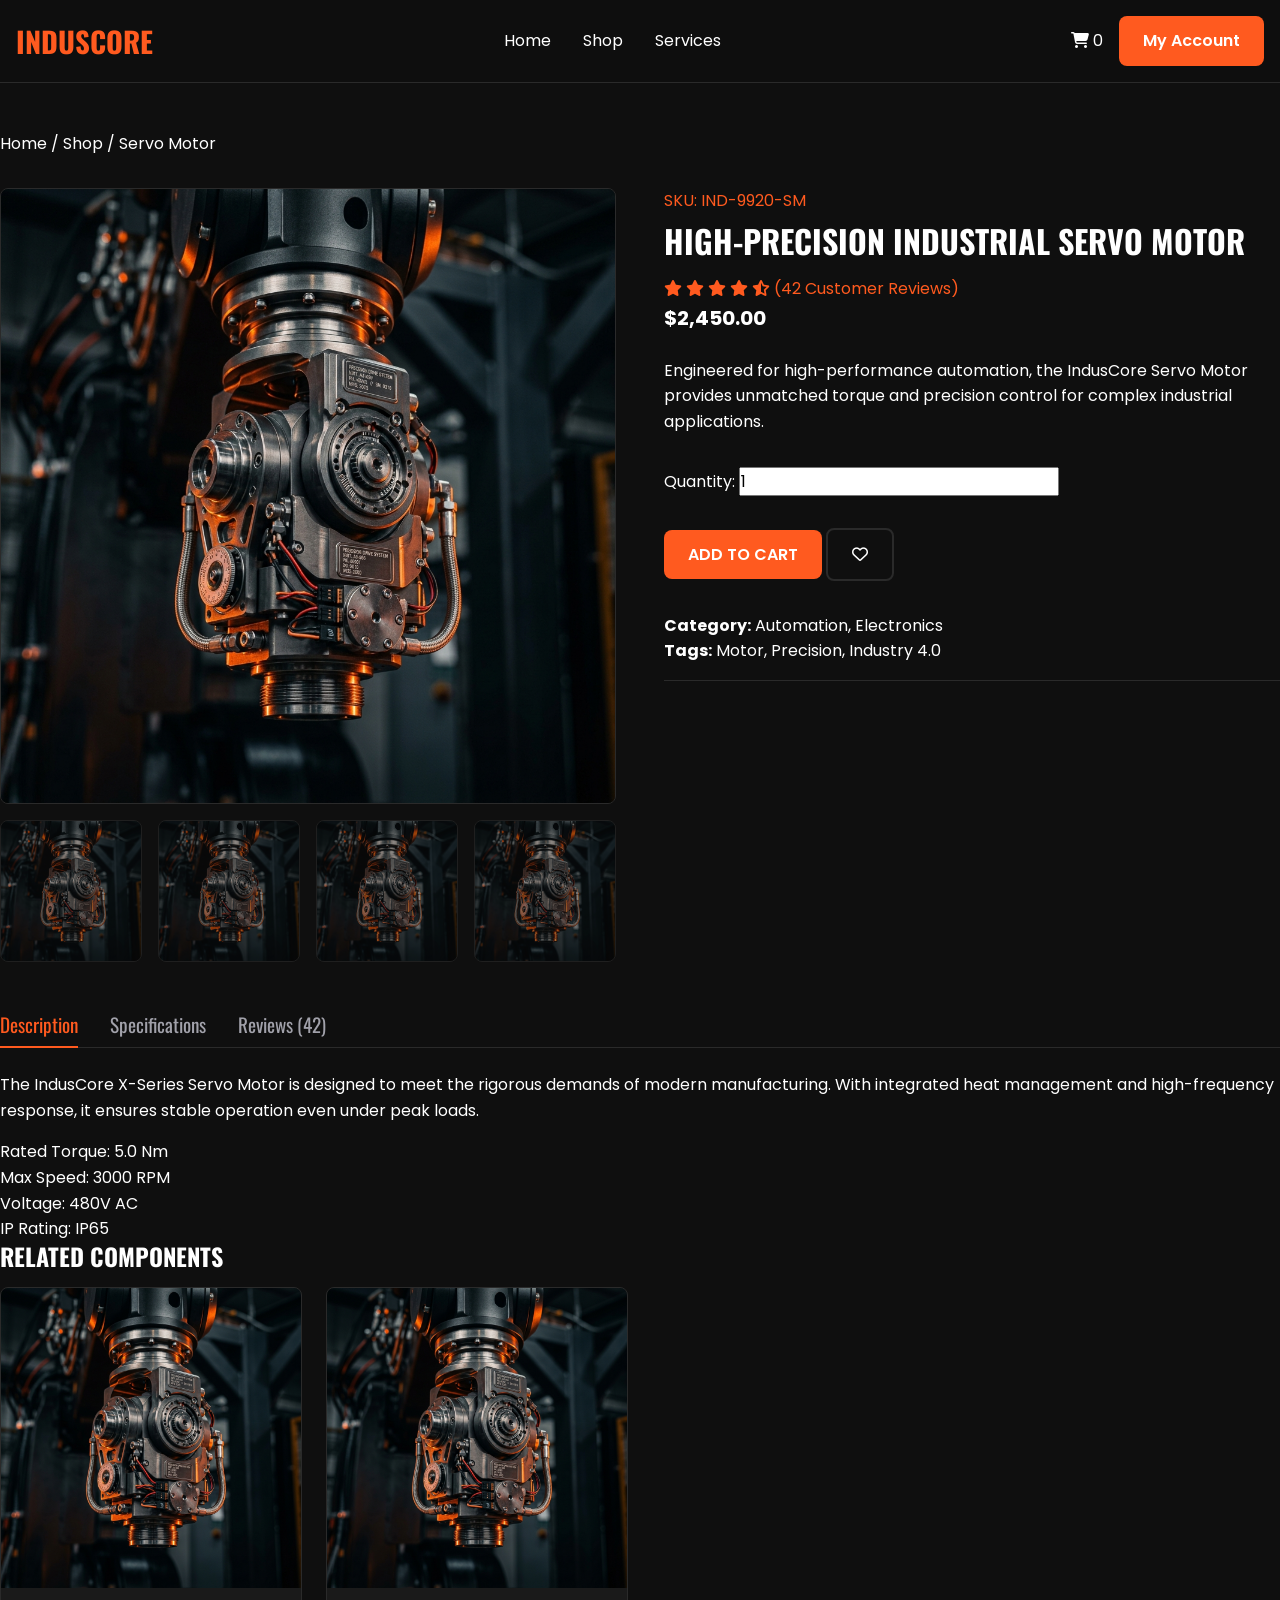
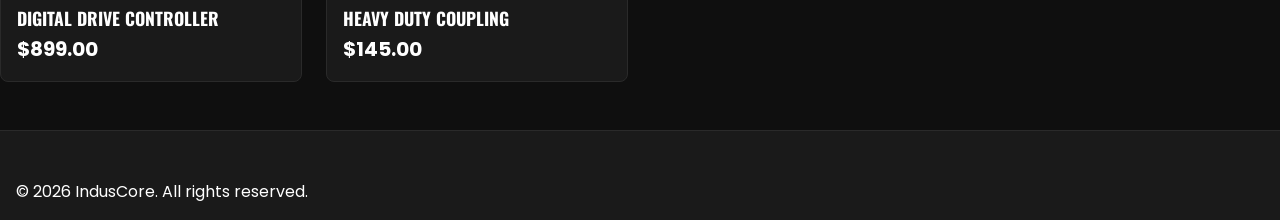
<file: pages/product.html>
<!DOCTYPE html>
<html lang="en" data-theme="dark">
<head>
    <meta charset="UTF-8">
    <meta name="viewport" content="width=device-width, initial-scale=1.0">
    <title>High-Precision Servo Motor | IndusCore</title>
    <link rel="stylesheet" href="../assets/css/style.css">
    <link rel="stylesheet" href="https://cdnjs.cloudflare.com/ajax/libs/font-awesome/6.4.0/css/all.min.css">
    <style>
        .product-detail {
            display: grid;
            grid-template-columns: 1fr 1fr;
            gap: var(--space-xxl);
            margin-top: var(--space-xl);
        }
        .product-gallery img {
            border: 1px solid var(--border-color);
            border-radius: var(--radius-md);
            width: 100%;
        }
        .gallery-thumbs {
            display: grid;
            grid-template-columns: repeat(4, 1fr);
            gap: var(--space-md);
            margin-top: var(--space-md);
        }
        .gallery-thumbs img {
            cursor: pointer;
            opacity: 0.6;
            transition: var(--transition-fast);
        }
        .gallery-thumbs img:hover { opacity: 1; }
        .product-meta {
            border-bottom: 1px solid var(--border-color);
            padding-bottom: var(--space-md);
            margin-bottom: var(--space-md);
        }
        .product-tabs {
            margin-top: var(--space-xxl);
        }
        .tab-headers {
            display: flex;
            gap: var(--space-xl);
            border-bottom: 1px solid var(--border-color);
            margin-bottom: var(--space-lg);
        }
        .tab-btn {
            background: none;
            border: none;
            color: var(--text-secondary);
            font-family: 'Oswald', sans-serif;
            font-size: 1.2rem;
            padding-bottom: var(--space-sm);
            cursor: pointer;
            position: relative;
        }
        .tab-btn.active {
            color: var(--accent-primary);
        }
        .tab-btn.active::after {
            content: '';
            position: absolute;
            bottom: -1px;
            left: 0;
            width: 100%;
            height: 2px;
            background: var(--accent-primary);
        }
    </style>
</head>
<body>

    <nav class="navbar">
        <div class="container">
            <a href="index.html" class="nav-logo">INDUS<span class="text-accent">CORE</span></a>
            <ul class="nav-links">
                <li><a href="index.html">Home</a></li>
                <li><a href="shop.html">Shop</a></li>
                <li><a href="services.html">Services</a></li>
            </ul>
            <div class="nav-actions">
                <a href="cart.html"><i class="fas fa-shopping-cart"></i> 0</a>
                <a href="account.html" class="btn btn-primary">My Account</a>
            </div>
        </div>
    </nav>

    <main class="container section-padding">
        <div class="breadcrumb text-secondary mb-4">
            <a href="index.html">Home</a> / <a href="shop.html">Shop</a> / Servo Motor
        </div>

        <div class="product-detail">
            <!-- Gallery -->
            <div class="product-gallery">
                <img src="../assets/images/product-1.png" alt="Servo Motor Main">
                <div class="gallery-thumbs">
                    <img src="../assets/images/product-1.png" alt="Thumb 1">
                    <img src="../assets/images/product-1.png" alt="Thumb 2">
                    <img src="../assets/images/product-1.png" alt="Thumb 3">
                    <img src="../assets/images/product-1.png" alt="Thumb 4">
                </div>
            </div>

            <!-- Content -->
            <div class="product-content">
                <span class="text-accent font-bold">SKU: IND-9920-SM</span>
                <h1 class="mt-1">High-Precision Industrial Servo Motor</h1>
                <div class="product-rating text-accent mb-2">
                    <i class="fas fa-star"></i>
                    <i class="fas fa-star"></i>
                    <i class="fas fa-star"></i>
                    <i class="fas fa-star"></i>
                    <i class="fas fa-star-half-alt"></i>
                    <span class="text-secondary ml-1">(42 Customer Reviews)</span>
                </div>
                
                <div class="product-price h2">$2,450.00</div>
                
                <p class="text-secondary mt-3">
                    Engineered for high-performance automation, the IndusCore Servo Motor provides unmatched torque and precision control for complex industrial applications.
                </p>

                <div class="product-options mt-4">
                    <div class="qty-selector d-flex align-items-center gap-3">
                        <label>Quantity:</label>
                        <input type="number" value="1" min="1" class="p-2 bg-secondary border-color text-primary w-20">
                    </div>
                    <div class="mt-4 d-flex gap-2">
                        <button class="btn btn-primary px-5">ADD TO CART</button>
                        <button class="btn btn-outline"><i class="far fa-heart"></i></button>
                    </div>
                </div>

                <div class="product-meta mt-4">
                    <p><strong>Category:</strong> Automation, Electronics</p>
                    <p><strong>Tags:</strong> Motor, Precision, Industry 4.0</p>
                </div>
            </div>
        </div>

        <!-- Tabs Section -->
        <div class="product-tabs">
            <div class="tab-headers">
                <button class="tab-btn active">Description</button>
                <button class="tab-btn">Specifications</button>
                <button class="tab-btn">Reviews (42)</button>
            </div>
            <div class="tab-content text-secondary">
                <p>The IndusCore X-Series Servo Motor is designed to meet the rigorous demands of modern manufacturing. With integrated heat management and high-frequency response, it ensures stable operation even under peak loads.</p>
                <ul class="mt-2">
                    <li>Rated Torque: 5.0 Nm</li>
                    <li>Max Speed: 3000 RPM</li>
                    <li>Voltage: 480V AC</li>
                    <li>IP Rating: IP65</li>
                </ul>
            </div>
        </div>

        <!-- Related Products -->
        <div class="related-products mt-xxl">
            <h2 class="mb-4">Related <span>Components</span></h2>
            <div class="product-grid">
                <div class="product-card">
                    <div class="product-thumb"><img src="../assets/images/product-1.png" alt="Product"></div>
                    <div class="product-info">
                        <h3 class="product-name">Digital Drive Controller</h3>
                        <div class="product-price">$899.00</div>
                    </div>
                </div>
                <div class="product-card">
                    <div class="product-thumb"><img src="../assets/images/product-1.png" alt="Product"></div>
                    <div class="product-info">
                        <h3 class="product-name">Heavy Duty Coupling</h3>
                        <div class="product-price">$145.00</div>
                    </div>
                </div>
            </div>
        </div>
    </main>

    <footer class="footer">
        <div class="container">
            <p>&copy; 2026 IndusCore. All rights reserved.</p>
        </div>
    </footer>

    <script src="../assets/js/main.js"></script>
</body>
</html>
</file>
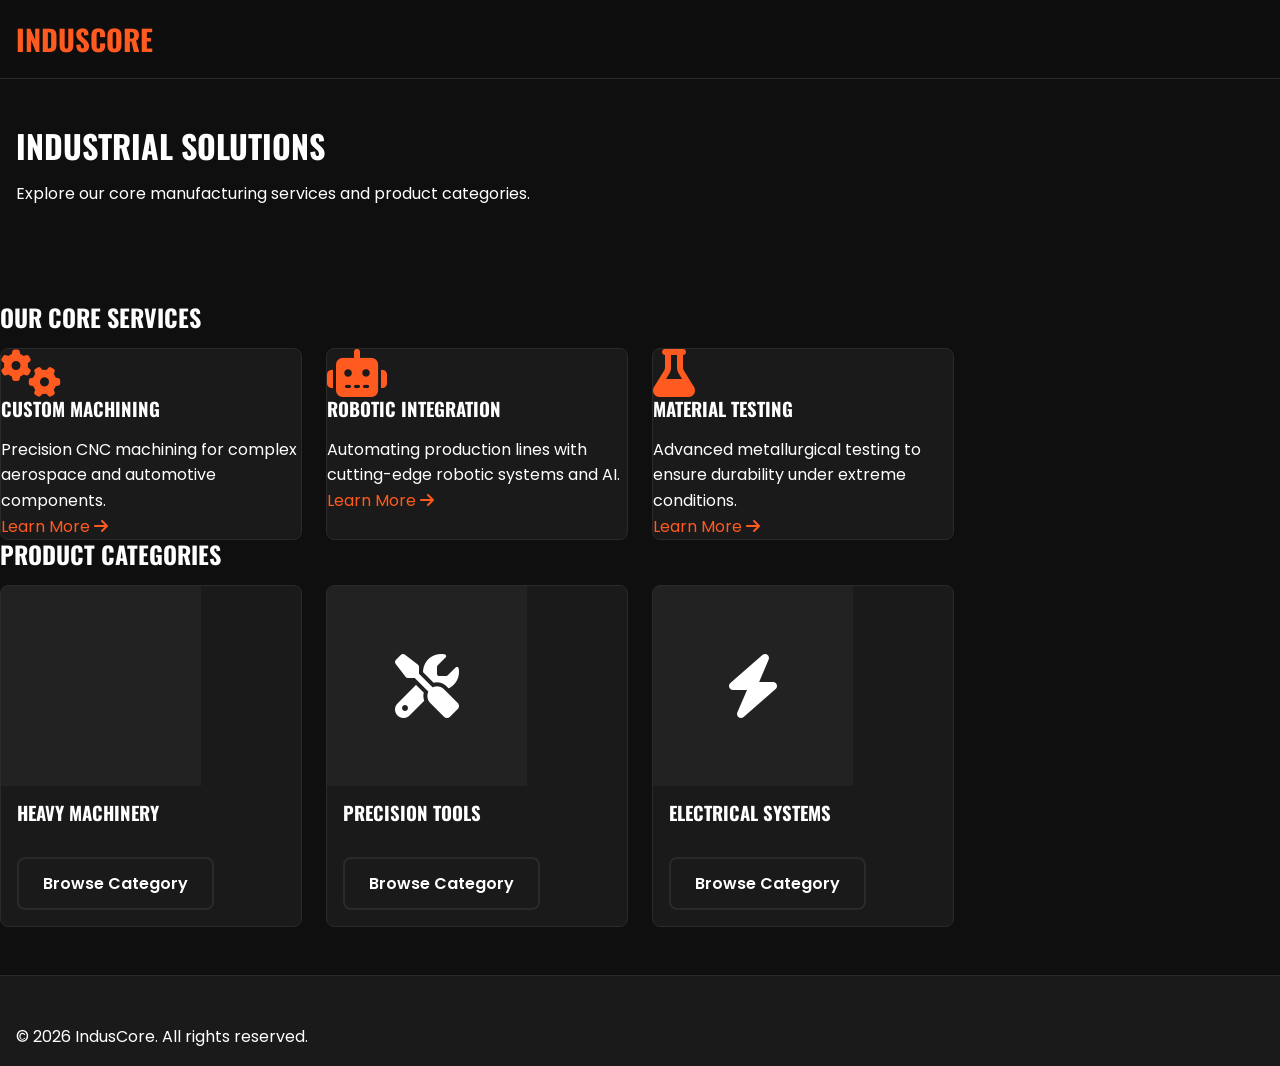
<file: pages/services.html>
<!DOCTYPE html>
<html lang="en" data-theme="dark">
<head>
    <meta charset="UTF-8">
    <meta name="viewport" content="width=device-width, initial-scale=1.0">
    <title>Services & Categories | IndusCore</title>
    <link rel="stylesheet" href="../assets/css/style.css">
    <link rel="stylesheet" href="https://cdnjs.cloudflare.com/ajax/libs/font-awesome/6.4.0/css/all.min.css">
</head>
<body>
    <nav class="navbar">
        <div class="container">
            <a href="index.html" class="nav-logo">INDUS<span class="text-accent">CORE</span></a>
        </div>
    </nav>

    <header class="section-padding bg-secondary">
        <div class="container text-center">
            <h1>Industrial <span>Solutions</span></h1>
            <p class="text-secondary">Explore our core manufacturing services and product categories.</p>
        </div>
    </header>

    <main class="container section-padding">
        <h2 class="mb-4">Our Core <span>Services</span></h2>
        <div class="product-grid mb-xxl">
            <div class="product-card p-5">
                <i class="fas fa-cogs fa-3x text-accent mb-3"></i>
                <h3>Custom Machining</h3>
                <p class="text-secondary">Precision CNC machining for complex aerospace and automotive components.</p>
                <a href="#" class="text-accent mt-2 inline-block">Learn More <i class="fas fa-arrow-right"></i></a>
            </div>
            <div class="product-card p-5">
                <i class="fas fa-robot fa-3x text-accent mb-3"></i>
                <h3>Robotic Integration</h3>
                <p class="text-secondary">Automating production lines with cutting-edge robotic systems and AI.</p>
                <a href="#" class="text-accent mt-2 inline-block">Learn More <i class="fas fa-arrow-right"></i></a>
            </div>
            <div class="product-card p-5">
                <i class="fas fa-flask fa-3x text-accent mb-3"></i>
                <h3>Material Testing</h3>
                <p class="text-secondary">Advanced metallurgical testing to ensure durability under extreme conditions.</p>
                <a href="#" class="text-accent mt-2 inline-block">Learn More <i class="fas fa-arrow-right"></i></a>
            </div>
        </div>

        <h2 class="mb-4">Product <span>Categories</span></h2>
        <div class="product-grid">
            <div class="product-card">
                <div class="product-thumb" style="height: 200px;">
                    <div style="width: 100%; height: 100%; background: #222; display: flex; align-items: center; justify-content: center;">
                        <i class="fas fa-engine fa-4x text-secondary"></i>
                    </div>
                </div>
                <div class="product-info text-center">
                    <h3>Heavy Machinery</h3>
                    <a href="shop.html?cat=machinery" class="btn btn-outline mt-2 w-full">Browse Category</a>
                </div>
            </div>
            <div class="product-card">
                <div class="product-thumb" style="height: 200px;">
                    <div style="width: 100%; height: 100%; background: #222; display: flex; align-items: center; justify-content: center;">
                        <i class="fas fa-tools fa-4x text-secondary"></i>
                    </div>
                </div>
                <div class="product-info text-center">
                    <h3>Precision Tools</h3>
                    <a href="shop.html?cat=tools" class="btn btn-outline mt-2 w-full">Browse Category</a>
                </div>
            </div>
            <div class="product-card">
                <div class="product-thumb" style="height: 200px;">
                    <div style="width: 100%; height: 100%; background: #222; display: flex; align-items: center; justify-content: center;">
                        <i class="fas fa-bolt fa-4x text-secondary"></i>
                    </div>
                </div>
                <div class="product-info text-center">
                    <h3>Electrical Systems</h3>
                    <a href="shop.html?cat=electrical" class="btn btn-outline mt-2 w-full">Browse Category</a>
                </div>
            </div>
        </div>
    </main>

    <footer class="footer">
        <div class="container">
            <p>&copy; 2026 IndusCore. All rights reserved.</p>
        </div>
    </footer>

    <script src="../assets/js/main.js"></script>
</body>
</html>
</file>
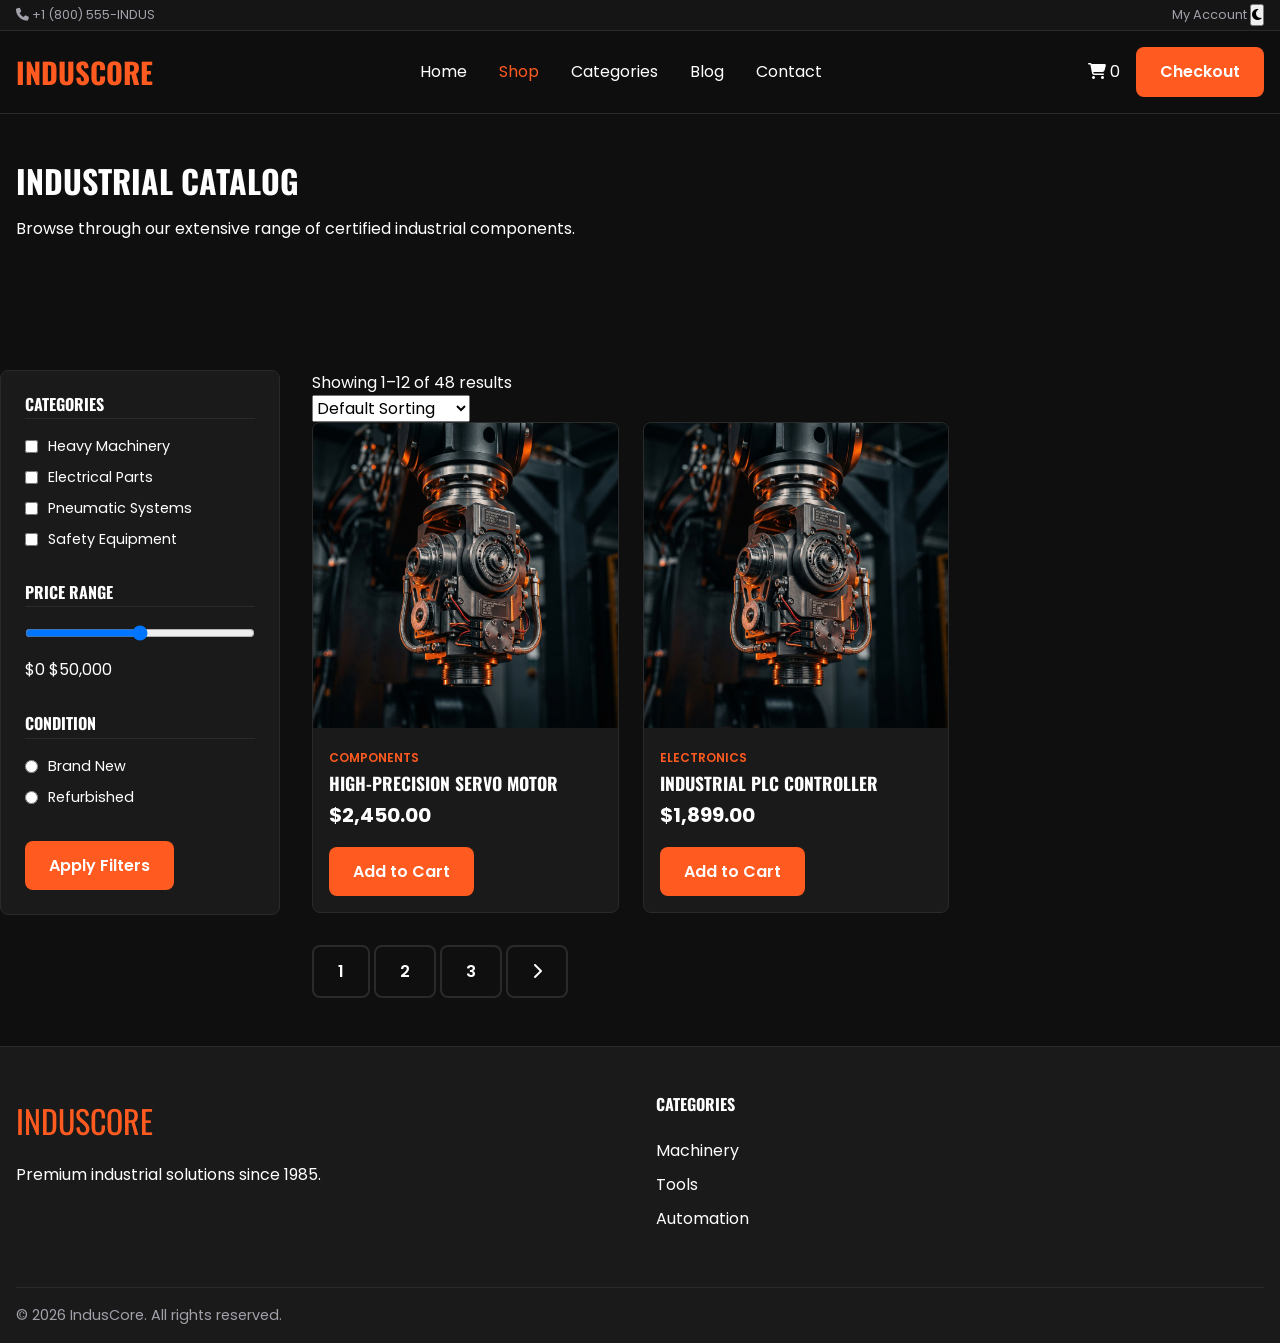
<file: pages/shop.html>
<!DOCTYPE html>
<html lang="en" data-theme="dark">
<head>
    <meta charset="UTF-8">
    <meta name="viewport" content="width=device-width, initial-scale=1.0">
    <title>Shop | IndusCore Industrial E-commerce</title>
    <link rel="stylesheet" href="../assets/css/style.css">
    <link rel="stylesheet" href="https://cdnjs.cloudflare.com/ajax/libs/font-awesome/6.4.0/css/all.min.css">
    <style>
        .shop-container {
            display: grid;
            grid-template-columns: 280px 1fr;
            gap: var(--space-xl);
            margin-top: var(--space-xl);
        }
        .filter-sidebar {
            background: var(--bg-secondary);
            padding: var(--space-lg);
            border-radius: var(--radius-md);
            border: 1px solid var(--border-color);
            height: fit-content;
        }
        .filter-group {
            margin-bottom: var(--space-xl);
        }
        .filter-group h4 {
            font-size: 1rem;
            margin-bottom: var(--space-md);
            border-bottom: 1px solid var(--border-color);
            padding-bottom: var(--space-xs);
        }
        .filter-list li {
            margin-bottom: var(--space-sm);
            display: flex;
            align-items: center;
            gap: 10px;
        }
        .filter-list label {
            cursor: pointer;
            font-size: 0.9rem;
        }
        @media (max-width: 1024px) {
            .shop-container { grid-template-columns: 1fr; }
            .filter-sidebar { display: none; } /* Could be a drawer on mobile */
        }
    </style>
</head>
<body>

    <!-- Header (Same as index) -->
    <div class="top-bar">
        <div class="container">
            <span><i class="fas fa-phone"></i> +1 (800) 555-INDUS</span>
            <div class="top-links">
                <a href="account.html">My Account</a>
                <button id="theme-toggle" class="ml-2"><i class="fas fa-moon"></i></button>
            </div>
        </div>
    </div>

    <nav class="navbar">
        <div class="container">
            <a href="index.html" class="nav-logo">INDUS<span class="text-accent">CORE</span></a>
            <ul class="nav-links">
                <li><a href="index.html">Home</a></li>
                <li><a href="shop.html" class="text-accent">Shop</a></li>
                <li><a href="services.html">Categories</a></li>
                <li><a href="blog.html">Blog</a></li>
                <li><a href="contact.html">Contact</a></li>
            </ul>
            <div class="nav-actions">
                <a href="cart.html"><i class="fas fa-shopping-cart"></i> 0</a>
                <a href="checkout.html" class="btn btn-primary">Checkout</a>
            </div>
        </div>
    </nav>

    <!-- Page Header -->
    <header class="section-padding bg-secondary">
        <div class="container">
            <h1>Industrial <span>Catalog</span></h1>
            <p class="text-secondary">Browse through our extensive range of certified industrial components.</p>
        </div>
    </header>

    <!-- Shop Content -->
    <main class="container section-padding">
        <div class="shop-container">
            <!-- Sidebar Filters -->
            <aside class="filter-sidebar">
                <div class="filter-group">
                    <h4>Categories</h4>
                    <ul class="filter-list">
                        <li><input type="checkbox" id="cat1"> <label for="cat1">Heavy Machinery</label></li>
                        <li><input type="checkbox" id="cat2"> <label for="cat2">Electrical Parts</label></li>
                        <li><input type="checkbox" id="cat3"> <label for="cat3">Pneumatic Systems</label></li>
                        <li><input type="checkbox" id="cat4"> <label for="cat4">Safety Equipment</label></li>
                    </ul>
                </div>

                <div class="filter-group">
                    <h4>Price Range</h4>
                    <input type="range" min="0" max="50000" step="500" style="width: 100%;">
                    <div class="d-flex justify-between mt-1">
                        <span>$0</span>
                        <span>$50,000</span>
                    </div>
                </div>

                <div class="filter-group">
                    <h4>Condition</h4>
                    <ul class="filter-list">
                        <li><input type="radio" name="cond" id="new"> <label for="new">Brand New</label></li>
                        <li><input type="radio" name="cond" id="refurb"> <label for="refurb">Refurbished</label></li>
                    </ul>
                </div>

                <button class="btn btn-primary w-full">Apply Filters</button>
            </aside>

            <!-- Product Display -->
            <div class="product-listing">
                <div class="listing-header d-flex justify-between mb-4">
                    <p>Showing 1–12 of 48 results</p>
                    <select class="p-2 bg-secondary border-color text-primary">
                        <option>Default Sorting</option>
                        <option>Price: Low to High</option>
                        <option>Price: High to Low</option>
                        <option>Latest Arrivals</option>
                    </select>
                </div>

                <div class="product-grid">
                    <!-- Product 1 -->
                    <div class="product-card">
                        <div class="product-thumb">
                            <img src="../assets/images/product-1.png" alt="Product">
                        </div>
                        <div class="product-info">
                            <span class="product-category">Components</span>
                            <h3 class="product-name"><a href="product.html">High-Precision Servo Motor</a></h3>
                            <div class="product-price">$2,450.00</div>
                            <div class="mt-2">
                                <button class="btn btn-primary w-full">Add to Cart</button>
                            </div>
                        </div>
                    </div>
                    <!-- Repeated for demo -->
                    <div class="product-card">
                        <div class="product-thumb"><img src="../assets/images/product-1.png" alt="Product"></div>
                        <div class="product-info">
                            <span class="product-category">Electronics</span>
                            <h3 class="product-name">Industrial PLC Controller</h3>
                            <div class="product-price">$1,899.00</div>
                            <button class="btn btn-primary mt-2 w-full">Add to Cart</button>
                        </div>
                    </div>
                    <!-- ... more cards ... -->
                </div>

                <!-- Pagination -->
                <div class="pagination mt-4 d-flex justify-center gap-2">
                    <a href="#" class="btn btn-outline active">1</a>
                    <a href="#" class="btn btn-outline">2</a>
                    <a href="#" class="btn btn-outline">3</a>
                    <a href="#" class="btn btn-outline"><i class="fas fa-chevron-right"></i></a>
                </div>
            </div>
        </div>
    </main>

    <!-- Footer (Same as index) -->
    <footer class="footer">
        <div class="container">
            <div class="footer-grid">
                <div class="footer-brand">
                    <a href="#" class="logo">INDUSCORE</a>
                    <p class="text-secondary">Premium industrial solutions since 1985.</p>
                </div>
                <div class="footer-links">
                    <h4>Categories</h4>
                    <ul>
                        <li><a href="#">Machinery</a></li>
                        <li><a href="#">Tools</a></li>
                        <li><a href="#">Automation</a></li>
                    </ul>
                </div>
            </div>
            <div class="footer-bottom">
                <p>&copy; 2026 IndusCore. All rights reserved.</p>
            </div>
        </div>
    </footer>

    <script src="../assets/js/main.js"></script>
</body>
</html>
</file>
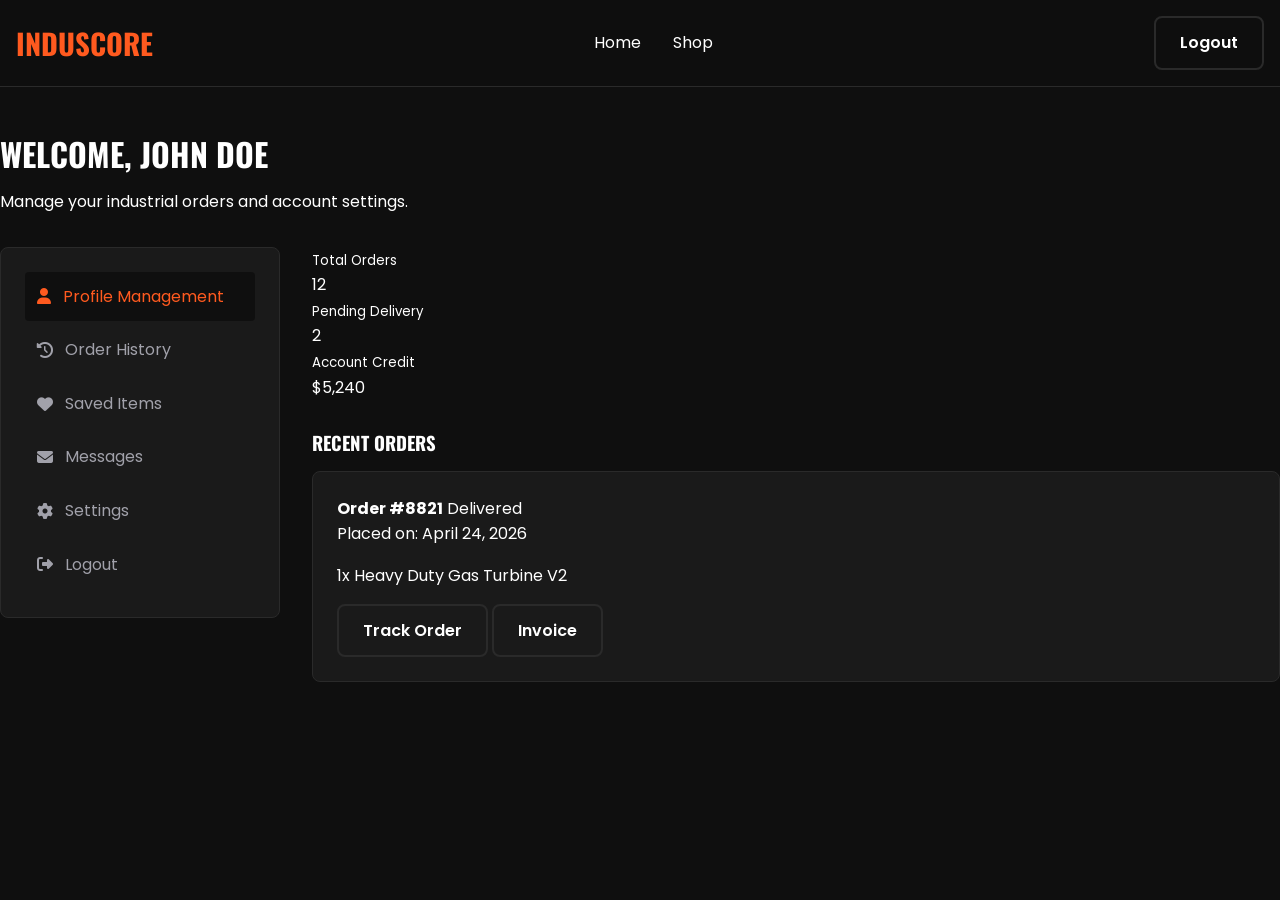
<file: pages/user-dashboard.html>
<!DOCTYPE html>
<html lang="en" data-theme="dark">
<head>
    <meta charset="UTF-8">
    <meta name="viewport" content="width=device-width, initial-scale=1.0">
    <title>User Dashboard | IndusCore</title>
    <link rel="stylesheet" href="../assets/css/style.css">
    <link rel="stylesheet" href="https://cdnjs.cloudflare.com/ajax/libs/font-awesome/6.4.0/css/all.min.css">
    <style>
        .user-layout {
            display: grid;
            grid-template-columns: 280px 1fr;
            gap: var(--space-xl);
            margin-top: var(--space-xl);
        }
        .user-nav {
            background: var(--bg-secondary);
            padding: var(--space-lg);
            border-radius: var(--radius-md);
            border: 1px solid var(--border-color);
            height: fit-content;
        }
        .user-nav-item {
            display: flex;
            align-items: center;
            gap: 12px;
            padding: 12px;
            color: var(--text-secondary);
            border-radius: var(--radius-sm);
            margin-bottom: var(--space-xs);
            transition: var(--transition-fast);
        }
        .user-nav-item:hover, .user-nav-item.active {
            background: var(--bg-primary);
            color: var(--accent-primary);
        }
        .order-history-card {
            background: var(--bg-secondary);
            padding: var(--space-lg);
            border-radius: var(--radius-md);
            border: 1px solid var(--border-color);
            margin-bottom: var(--space-md);
        }
        @media (max-width: 1024px) {
            .user-layout { grid-template-columns: 1fr; }
        }
    </style>
</head>
<body>

    <nav class="navbar">
        <div class="container">
            <a href="index.html" class="nav-logo">INDUS<span class="text-accent">CORE</span></a>
            <ul class="nav-links">
                <li><a href="index.html">Home</a></li>
                <li><a href="shop.html">Shop</a></li>
            </ul>
            <div class="nav-actions">
                <a href="index.html" class="btn btn-outline">Logout</a>
            </div>
        </div>
    </nav>

    <main class="container section-padding">
        <div class="user-header mb-4">
            <h1>Welcome, <span>John Doe</span></h1>
            <p class="text-secondary">Manage your industrial orders and account settings.</p>
        </div>

        <div class="user-layout">
            <aside class="user-nav">
                <a href="#" class="user-nav-item active"><i class="fas fa-user"></i> Profile Management</a>
                <a href="#" class="user-nav-item"><i class="fas fa-history"></i> Order History</a>
                <a href="#" class="user-nav-item"><i class="fas fa-heart"></i> Saved Items</a>
                <a href="#" class="user-nav-item"><i class="fas fa-envelope"></i> Messages</a>
                <a href="#" class="user-nav-item"><i class="fas fa-cog"></i> Settings</a>
                <a href="index.html" class="user-nav-item text-danger"><i class="fas fa-sign-out-alt"></i> Logout</a>
            </aside>

            <div class="user-content">
                <div class="stats-grid">
                    <div class="stat-card">
                        <small>Total Orders</small>
                        <div class="h3">12</div>
                    </div>
                    <div class="stat-card">
                        <small>Pending Delivery</small>
                        <div class="h3">2</div>
                    </div>
                    <div class="stat-card">
                        <small>Account Credit</small>
                        <div class="h3">$5,240</div>
                    </div>
                </div>

                <h3 class="mt-4 mb-3">Recent Orders</h3>
                <div class="order-history-card">
                    <div class="d-flex justify-between align-items-center mb-2">
                        <strong>Order #8821</strong>
                        <span class="badge badge-success">Delivered</span>
                    </div>
                    <div class="text-secondary small">Placed on: April 24, 2026</div>
                    <div class="mt-2">1x Heavy Duty Gas Turbine V2</div>
                    <div class="mt-2 text-right">
                        <button class="btn btn-outline btn-sm">Track Order</button>
                        <button class="btn btn-outline btn-sm">Invoice</button>
                    </div>
                </div>
            </div>
        </div>
    </main>

    <script src="../assets/js/main.js"></script>
</body>
</html>
</file>
<file: assets/css/style.css>
/* 
================================================================
INDUSTRIAL MANUFACTURING E-COMMERCE - CORE STYLE
================================================================
*/

@import url('https://fonts.googleapis.com/css2?family=Poppins:wght@300;400;500;600;700&family=Oswald:wght@400;500;600;700&display=swap');

:root {
    /* Colors */
    --bg-primary: #0f0f0f;
    --bg-secondary: #1a1a1a;
    --accent-primary: #ff5a1f;
    --accent-primary-hover: #e04a15;
    --accent-secondary: #ffffff;
    --text-primary: #ffffff;
    --text-secondary: #a1a1aa;
    --border-color: #2a2a2a;
    --card-bg: #1a1a1a;
    
    /* Spacing */
    --space-xs: 4px;
    --space-sm: 8px;
    --space-md: 16px;
    --space-lg: 24px;
    --space-xl: 32px;
    --space-xxl: 48px;
    --container-width: 1280px;

    /* Transitions */
    --transition-fast: 0.2s ease;
    --transition-normal: 0.3s ease;
    
    /* Radius */
    --radius-sm: 4px;
    --radius-md: 8px;
    --radius-lg: 12px;
}

/* Base Reset */
* {
    margin: 0;
    padding: 0;
    box-sizing: border-box;
}

html {
    scroll-behavior: smooth;
    font-size: 16px;
}

body {
    background-color: var(--bg-primary);
    color: var(--text-primary);
    font-family: 'Poppins', sans-serif;
    line-height: 1.6;
    overflow-x: hidden;
}

h1, h2, h3, h4, h5, h6 {
    font-family: 'Oswald', sans-serif;
    font-weight: 700;
    text-transform: uppercase;
    line-height: 1.2;
    margin-bottom: var(--space-md);
}

a {
    color: inherit;
    text-decoration: none;
    transition: var(--transition-fast);
}

ul {
    list-style: none;
}

img {
    max-width: 100%;
    display: block;
}

button, input, select, textarea {
    font-family: inherit;
    font-size: inherit;
}

/* Layout Components */
.container {
    width: 100%;
    max-width: var(--container-width);
    margin: 0 auto;
    padding: 0 var(--space-md);
}

.section-padding {
    padding: var(--space-xxl) 0;
}

/* Top Info Bar */
.top-bar {
    background-color: #151515;
    padding: var(--space-xs) 0;
    font-size: 0.8rem;
    color: var(--text-secondary);
    border-bottom: 1px solid var(--border-color);
}

.top-bar .container {
    display: flex;
    justify-content: space-between;
    align-items: center;
}

/* Navbar */
.navbar {
    background-color: rgba(15, 15, 15, 0.95);
    backdrop-filter: blur(10px);
    border-bottom: 1px solid var(--border-color);
    position: sticky;
    top: 0;
    z-index: 1000;
    padding: var(--space-md) 0;
}

.navbar .container {
    display: flex;
    justify-content: space-between;
    align-items: center;
}

.nav-logo {
    font-family: 'Oswald', sans-serif;
    font-size: 1.8rem;
    font-weight: 700;
    color: var(--accent-primary);
}

.nav-links {
    display: flex;
    gap: var(--space-xl);
}

.nav-links a:hover {
    color: var(--accent-primary);
}

.nav-actions {
    display: flex;
    align-items: center;
    gap: var(--space-md);
}

/* Buttons */
.btn {
    display: inline-block;
    padding: 12px 24px;
    border-radius: var(--radius-md);
    font-weight: 600;
    cursor: pointer;
    border: none;
    text-align: center;
    transition: var(--transition-normal);
}

.btn-primary {
    background-color: var(--accent-primary);
    color: #fff;
}

.btn-primary:hover {
    background-color: var(--accent-primary-hover);
    box-shadow: 0 0 15px rgba(255, 90, 31, 0.4);
}

.btn-outline {
    background-color: transparent;
    border: 2px solid var(--border-color);
    color: var(--text-primary);
}

.btn-outline:hover {
    border-color: var(--accent-primary);
    color: var(--accent-primary);
}

/* Hero Section */
.hero {
    position: relative;
    height: 80vh;
    display: flex;
    align-items: center;
    overflow: hidden;
}

.hero-content {
    flex: 1;
    z-index: 2;
}

.hero-title {
    font-size: clamp(2.5rem, 8vw, 4rem);
    margin-bottom: var(--space-md);
}

.hero-title span {
    color: var(--accent-primary);
}

.hero-description {
    font-size: 1.1rem;
    color: var(--text-secondary);
    max-width: 600px;
    margin-bottom: var(--space-xl);
}

.hero-image {
    position: absolute;
    top: 0;
    right: 0;
    width: 50%;
    height: 100%;
    background-size: cover;
    background-position: center;
}

.hero-image::after {
    content: '';
    position: absolute;
    inset: 0;
    background: linear-gradient(to right, var(--bg-primary) 0%, rgba(15, 15, 15, 0.4) 100%);
}

/* Product Cards */
.product-grid {
    display: grid;
    grid-template-columns: repeat(auto-fill, minmax(280px, 1fr));
    gap: var(--space-lg);
}

.product-card {
    background-color: var(--card-bg);
    border: 1px solid var(--border-color);
    border-radius: var(--radius-md);
    overflow: hidden;
    transition: var(--transition-normal);
}

.product-card:hover {
    transform: translateY(-5px);
    border-color: var(--accent-primary);
}

.product-thumb {
    position: relative;
    aspect-ratio: 1/1;
    background-color: #222;
}

.product-thumb img {
    width: 100%;
    height: 100%;
    object-fit: cover;
}

.product-info {
    padding: var(--space-md);
}

.product-category {
    font-size: 0.75rem;
    color: var(--accent-primary);
    text-transform: uppercase;
    font-weight: 600;
}

.product-name {
    font-size: 1.1rem;
    margin: var(--space-xs) 0;
}

.product-price {
    font-size: 1.25rem;
    font-weight: 700;
    color: var(--text-primary);
}

/* Footer */
.footer {
    background-color: var(--bg-secondary);
    border-top: 1px solid var(--border-color);
    padding: var(--space-xxl) 0 var(--space-md);
}

.footer-grid {
    display: grid;
    grid-template-columns: repeat(auto-fit, minmax(200px, 1fr));
    gap: var(--space-xl);
    margin-bottom: var(--space-xxl);
}

.footer-brand .logo {
    font-family: 'Oswald', sans-serif;
    font-size: 2rem;
    color: var(--accent-primary);
    margin-bottom: var(--space-md);
    display: block;
}

.footer-links h4 {
    margin-bottom: var(--space-lg);
}

.footer-links ul li {
    margin-bottom: var(--space-sm);
}

.footer-links ul li a:hover {
    color: var(--accent-primary);
    padding-left: 5px;
}

.footer-bottom {
    border-top: 1px solid var(--border-color);
    padding-top: var(--space-md);
    display: flex;
    justify-content: space-between;
    align-items: center;
    font-size: 0.9rem;
    color: var(--text-secondary);
}

/* Utilities */
.text-accent { color: var(--accent-primary); }
.mt-1 { margin-top: var(--space-sm); }
.mt-2 { margin-top: var(--space-md); }
.mt-3 { margin-top: var(--space-lg); }
.mt-4 { margin-top: var(--space-xl); }

/* Skeleton Loading */
.skeleton {
    background: linear-gradient(90deg, #1a1a1a 25%, #2a2a2a 50%, #1a1a1a 75%);
    background-size: 200% 100%;
    animation: skeleton-loading 1.5s infinite;
}

@keyframes skeleton-loading {
    0% { background-position: 200% 0; }
    100% { background-position: -200% 0; }
}

/* Responsive Breakpoints */
@media (max-width: 1024px) {
    .nav-links { display: none; }
    .hero-image { width: 100%; opacity: 0.3; }
    .hero-image::after { background: var(--bg-primary); opacity: 0.8; }
}

@media (max-width: 640px) {
    .container { padding: 0 var(--space-sm); }
    .hero { height: auto; padding: var(--space-xxl) 0; }
    .footer-bottom { flex-direction: column; gap: var(--space-md); text-align: center; }
}
</file>
<file: assets/css/dark-mode.css>
/* Dark Mode Specific Overrides */
:root[data-theme='dark'] {
    --bg-primary: #0f0f0f;
    --bg-secondary: #1a1a1a;
    --text-primary: #ffffff;
    --text-secondary: #a1a1aa;
    --border-color: #2a2a2a;
    --card-bg: #1a1a1a;
}

:root[data-theme='light'] {
    --bg-primary: #f5f5f5;
    --bg-secondary: #ffffff;
    --text-primary: #1a1a1a;
    --text-secondary: #4b5563;
    --border-color: #e5e7eb;
    --card-bg: #ffffff;
}

/* Ensure the industrial orange stays consistent but maybe adjusted for contrast if needed */
[data-theme='light'] .top-bar {
    background-color: #e5e7eb;
}

[data-theme='light'] .navbar {
    background-color: rgba(245, 245, 245, 0.95);
}

[data-theme='light'] .hero-image::after {
    background: linear-gradient(to right, #f5f5f5 0%, rgba(245, 245, 245, 0.4) 100%);
}
</file>
